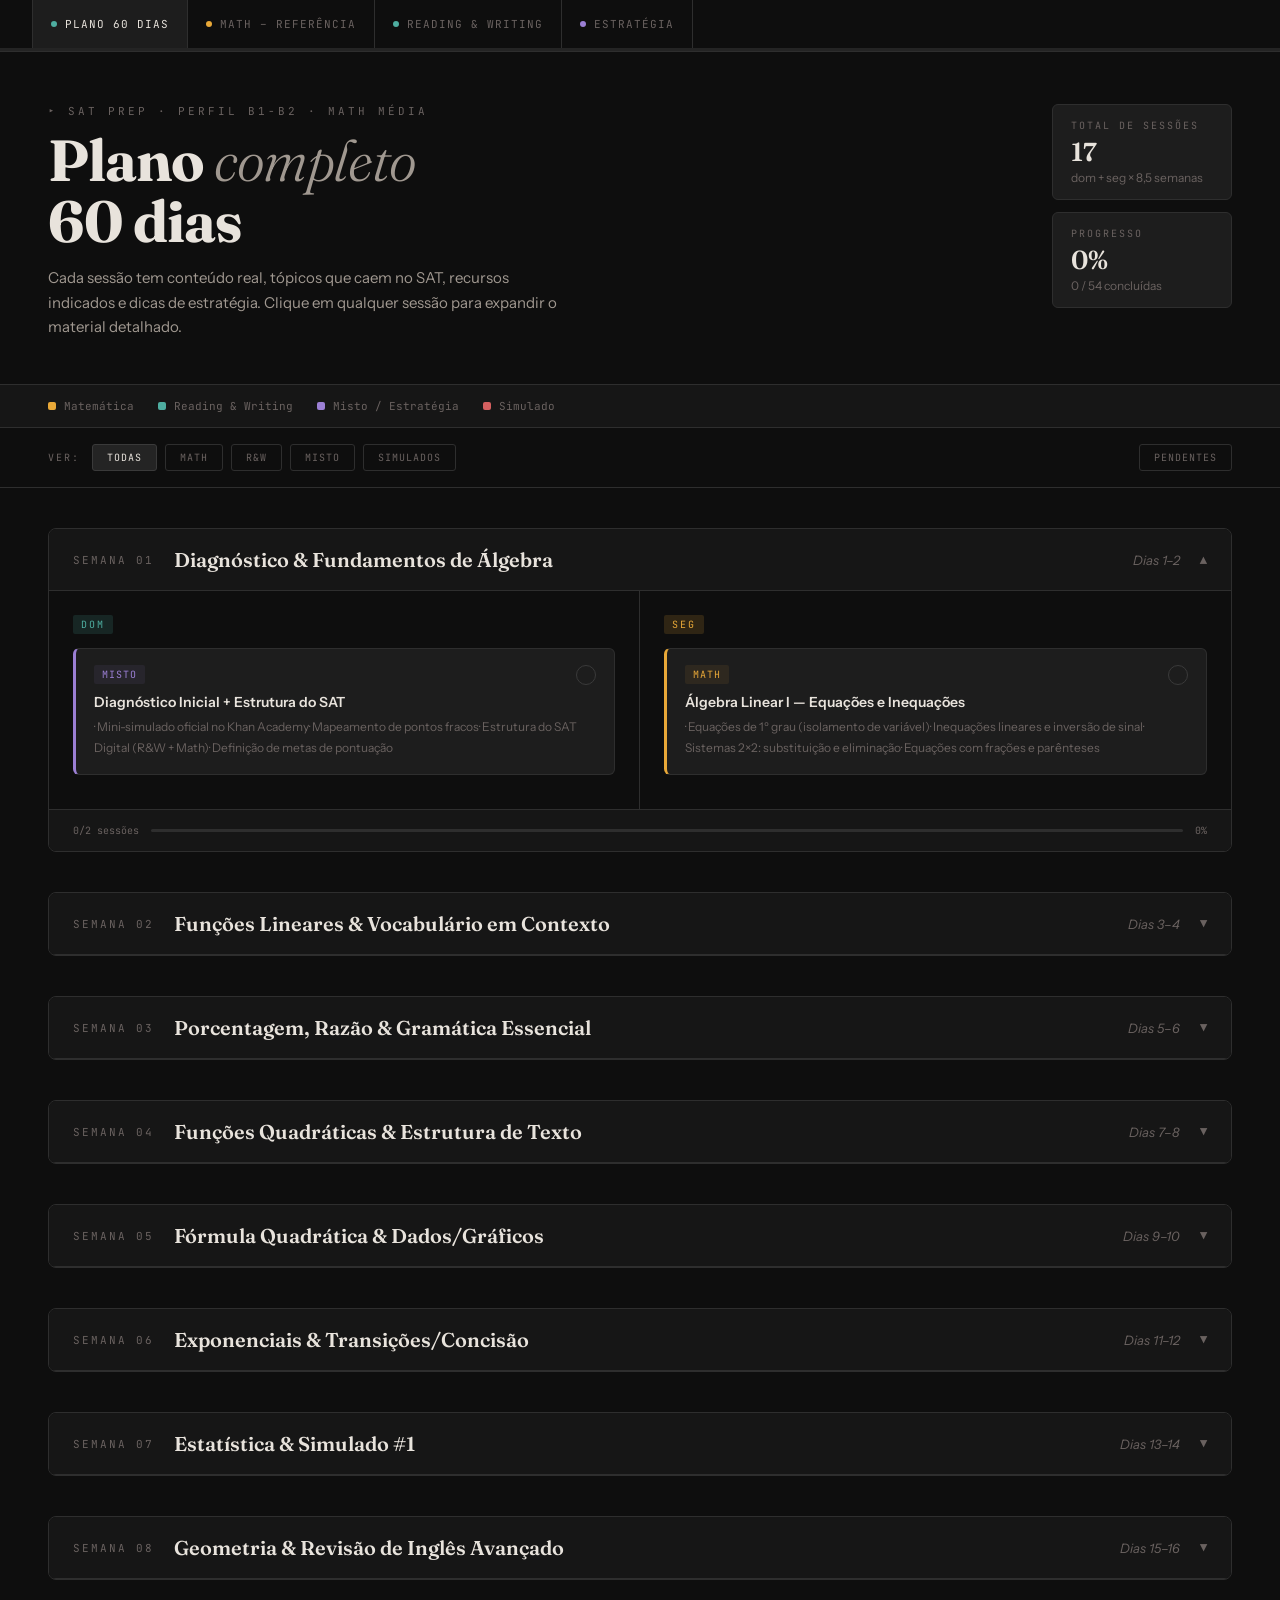
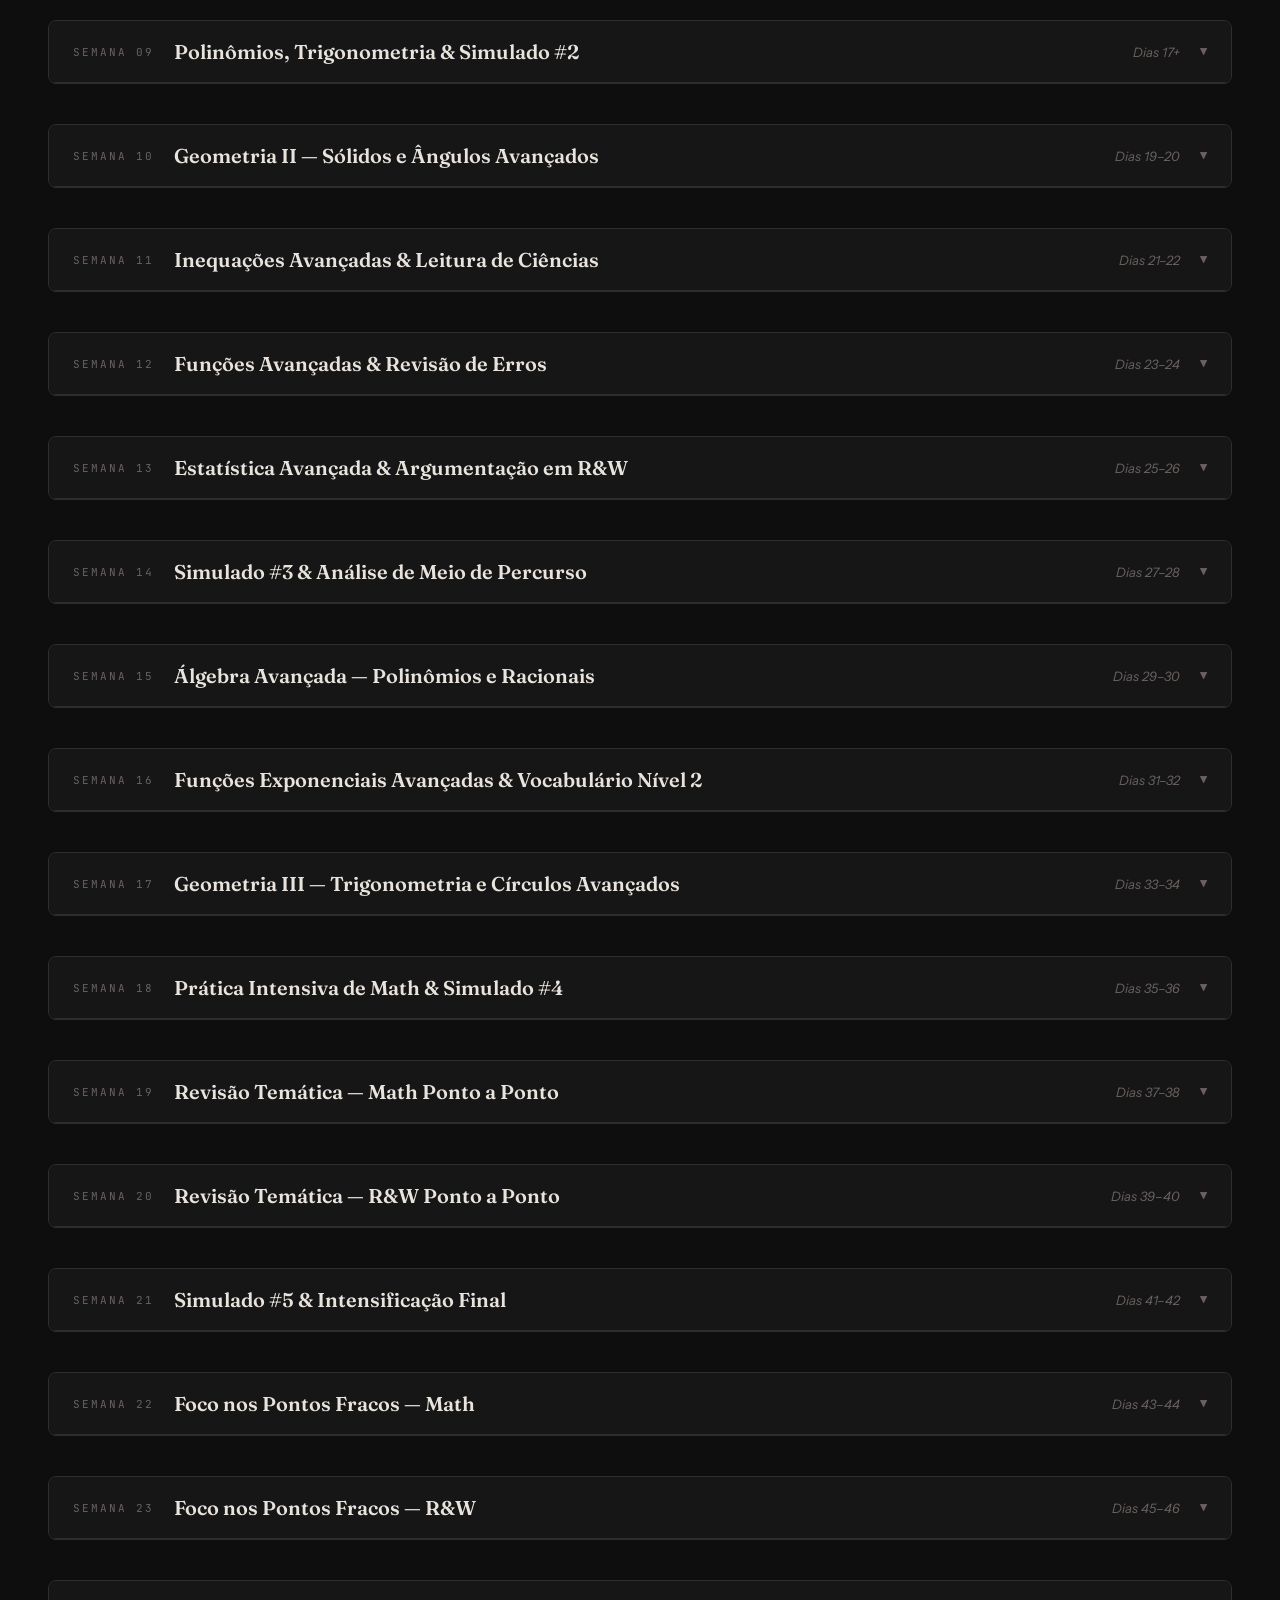
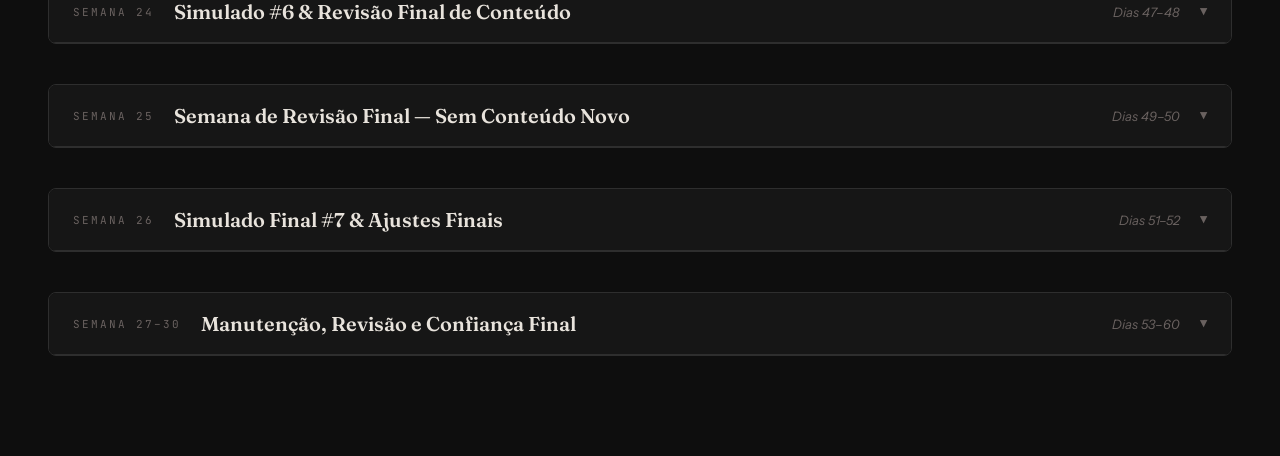
<file: index.html>
<!DOCTYPE html>
<html lang="pt-BR">
<head>
<meta charset="UTF-8">
<meta name="viewport" content="width=device-width, initial-scale=1.0">
<title>SAT – Plano 60 Dias</title>
<link href="https://fonts.googleapis.com/css2?family=Fraunces:ital,opsz,wght@0,9..144,300;0,9..144,600;0,9..144,700;1,9..144,300&family=JetBrains+Mono:wght@300;400;500&family=Instrument+Sans:wght@400;500;600&display=swap" rel="stylesheet">
<style>
:root {
  --bg: #0e0e0e;
  --s1: #161616;
  --s2: #1d1d1d;
  --s3: #242424;
  --border: #2e2e2e;
  --border2: #3a3a3a;
  --text: #e8e3dc;
  --text2: #a09890;
  --text3: #6a6260;
  --math: #e8a838;
  --rw: #4eada0;
  --strat: #9b7fd4;
  --sim: #d45f5f;
  --math-bg: rgba(232,168,56,0.08);
  --rw-bg: rgba(78,173,160,0.08);
  --strat-bg: rgba(155,127,212,0.08);
  --sim-bg: rgba(212,95,95,0.08);
}

* { margin: 0; padding: 0; box-sizing: border-box; }

body {
  background: var(--bg);
  color: var(--text);
  font-family: 'Instrument Sans', sans-serif;
  min-height: 100vh;
}

/* STICKY TOP */
.sticky-top {
  position: sticky;
  top: 0;
  z-index: 200;
  background: var(--bg);
  border-bottom: 1px solid var(--border);
}

.top-nav {
  display: flex;
  align-items: center;
  gap: 0;
  height: 48px;
  padding: 0 32px;
  overflow-x: auto;
  scrollbar-width: none;
}

.top-nav::-webkit-scrollbar { display: none; }

.top-tab {
  height: 100%;
  display: flex;
  align-items: center;
  padding: 0 18px;
  font-family: 'JetBrains Mono', monospace;
  font-size: 11px;
  letter-spacing: 1px;
  color: var(--text3);
  cursor: pointer;
  border-right: 1px solid var(--border);
  white-space: nowrap;
  transition: all .15s;
  user-select: none;
}

.top-tab:first-child { border-left: 1px solid var(--border); }
.top-tab:hover { color: var(--text2); background: var(--s1); }
.top-tab.active { color: var(--text); background: var(--s2); }
.top-tab .dot { width: 6px; height: 6px; border-radius: 50%; margin-right: 8px; flex-shrink: 0; }

.progress-row {
  height: 3px;
  background: var(--s3);
  position: relative;
}

.progress-fill-main {
  height: 100%;
  background: linear-gradient(90deg, var(--math), var(--rw), var(--strat));
  transition: width .4s;
}

/* HEADER */
header {
  padding: 52px 48px 44px;
  border-bottom: 1px solid var(--border);
  display: grid;
  grid-template-columns: 1fr auto;
  gap: 32px;
  align-items: start;
}

.header-left .eyebrow {
  font-family: 'JetBrains Mono', monospace;
  font-size: 11px;
  letter-spacing: 3px;
  color: var(--text3);
  text-transform: uppercase;
  margin-bottom: 12px;
}

header h1 {
  font-family: 'Fraunces', serif;
  font-size: clamp(32px, 5vw, 58px);
  font-weight: 700;
  line-height: 1.05;
  letter-spacing: -1px;
  color: var(--text);
}

header h1 em {
  font-style: italic;
  font-weight: 300;
  color: var(--text2);
}

.header-desc {
  margin-top: 14px;
  font-size: 15px;
  color: var(--text2);
  line-height: 1.65;
  max-width: 520px;
}

.header-stats {
  display: flex;
  flex-direction: column;
  gap: 12px;
  min-width: 180px;
}

.stat-box {
  background: var(--s2);
  border: 1px solid var(--border);
  border-radius: 6px;
  padding: 14px 18px;
}

.stat-label {
  font-family: 'JetBrains Mono', monospace;
  font-size: 10px;
  letter-spacing: 2px;
  color: var(--text3);
  text-transform: uppercase;
  margin-bottom: 4px;
}

.stat-val {
  font-family: 'Fraunces', serif;
  font-size: 26px;
  font-weight: 600;
  color: var(--text);
}

.stat-sub { font-size: 12px; color: var(--text3); margin-top: 2px; }

/* LEGEND */
.legend-bar {
  display: flex;
  align-items: center;
  gap: 24px;
  padding: 14px 48px;
  border-bottom: 1px solid var(--border);
  background: var(--s1);
  flex-wrap: wrap;
}

.leg {
  display: flex;
  align-items: center;
  gap: 8px;
  font-family: 'JetBrains Mono', monospace;
  font-size: 11px;
  color: var(--text3);
}

.leg-dot { width: 8px; height: 8px; border-radius: 2px; flex-shrink: 0; }

/* FILTERS */
.filter-bar {
  display: flex;
  gap: 8px;
  padding: 16px 48px;
  border-bottom: 1px solid var(--border);
  flex-wrap: wrap;
  align-items: center;
}

.fl { font-family: 'JetBrains Mono', monospace; font-size: 10px; color: var(--text3); letter-spacing: 2px; margin-right: 4px; }

.fbtn {
  border: 1px solid var(--border);
  background: none;
  color: var(--text3);
  font-family: 'JetBrains Mono', monospace;
  font-size: 10px;
  letter-spacing: 1px;
  padding: 6px 14px;
  border-radius: 3px;
  cursor: pointer;
  transition: all .15s;
  text-transform: uppercase;
}

.fbtn:hover { border-color: var(--border2); color: var(--text2); }
.fbtn.on { background: var(--s3); color: var(--text); border-color: var(--border2); }

/* MAIN PANELS */
.panel { display: none; }
.panel.active { display: block; }

/* ── WEEK GRID ── */
.weeks-wrap { padding: 40px 48px 60px; }

.week-block {
  margin-bottom: 40px;
  border: 1px solid var(--border);
  border-radius: 8px;
  overflow: hidden;
}

.week-header {
  display: flex;
  align-items: center;
  gap: 20px;
  padding: 18px 24px;
  background: var(--s1);
  border-bottom: 1px solid var(--border);
  cursor: pointer;
  user-select: none;
}

.week-num {
  font-family: 'JetBrains Mono', monospace;
  font-size: 11px;
  color: var(--text3);
  letter-spacing: 2px;
  text-transform: uppercase;
}

.week-title {
  font-family: 'Fraunces', serif;
  font-size: 20px;
  font-weight: 600;
  color: var(--text);
}

.week-subtitle {
  font-size: 13px;
  color: var(--text3);
  margin-left: auto;
  font-style: italic;
}

.week-toggle {
  font-family: 'JetBrains Mono', monospace;
  font-size: 12px;
  color: var(--text3);
  transition: transform .2s;
}

.week-block.open .week-toggle { transform: rotate(180deg); }

.week-body { display: none; }
.week-block.open .week-body { display: block; }

.sessions-row {
  display: grid;
  grid-template-columns: 1fr 1fr;
  gap: 0;
}

.session-col {
  padding: 24px;
  border-right: 1px solid var(--border);
}

.session-col:last-child { border-right: none; }

.sc-label {
  font-family: 'JetBrains Mono', monospace;
  font-size: 10px;
  letter-spacing: 2px;
  color: var(--text3);
  text-transform: uppercase;
  margin-bottom: 14px;
  display: flex;
  align-items: center;
  gap: 8px;
}

.sc-day-badge {
  padding: 3px 8px;
  border-radius: 2px;
  font-size: 10px;
}

.badge-dom { background: rgba(78,173,160,0.15); color: var(--rw); }
.badge-seg { background: rgba(232,168,56,0.15); color: var(--math); }

/* SESSION CARD inside column */
.sess {
  background: var(--s2);
  border: 1px solid var(--border);
  border-radius: 6px;
  padding: 16px 18px;
  margin-bottom: 10px;
  position: relative;
  border-left: 3px solid transparent;
  cursor: pointer;
  transition: border-color .15s, background .15s;
}

.sess:hover { background: var(--s3); }
.sess.done { opacity: 0.45; }
.sess.done .sess-title { text-decoration: line-through; text-decoration-color: var(--text3); }

.sess.type-math { border-left-color: var(--math); }
.sess.type-rw   { border-left-color: var(--rw); }
.sess.type-strat { border-left-color: var(--strat); }
.sess.type-sim  { border-left-color: var(--sim); }

.sess-top { display: flex; justify-content: space-between; align-items: flex-start; margin-bottom: 8px; }

.type-tag {
  font-family: 'JetBrains Mono', monospace;
  font-size: 10px;
  letter-spacing: 1px;
  padding: 3px 8px;
  border-radius: 2px;
  text-transform: uppercase;
}

.tt-math  { background: var(--math-bg);  color: var(--math); }
.tt-rw    { background: var(--rw-bg);    color: var(--rw); }
.tt-strat { background: var(--strat-bg); color: var(--strat); }
.tt-sim   { background: var(--sim-bg);   color: var(--sim); }

.sess-check {
  width: 20px; height: 20px;
  border: 1px solid var(--border2);
  border-radius: 50%;
  display: flex; align-items: center; justify-content: center;
  font-size: 10px;
  color: transparent;
  flex-shrink: 0;
  transition: all .15s;
  cursor: pointer;
}

.sess.done .sess-check { background: var(--rw); border-color: var(--rw); color: #0e0e0e; }

.sess-title {
  font-size: 14px;
  font-weight: 600;
  color: var(--text);
  margin-bottom: 6px;
  line-height: 1.3;
}

.sess-topics {
  font-size: 12px;
  color: var(--text3);
  line-height: 1.7;
}

.sess-topics .t-item::before { content: '· '; }

.sess-expand { display: none; margin-top: 14px; padding-top: 12px; border-top: 1px solid var(--border); }
.sess.expanded .sess-expand { display: block; }

.expand-section { margin-bottom: 12px; }
.expand-label {
  font-family: 'JetBrains Mono', monospace;
  font-size: 10px;
  color: var(--text3);
  letter-spacing: 2px;
  text-transform: uppercase;
  margin-bottom: 6px;
}

.expand-content {
  font-size: 13px;
  color: var(--text2);
  line-height: 1.7;
}

.expand-content ul { padding-left: 14px; }
.expand-content li { margin-bottom: 3px; }

.expand-resource {
  display: inline-flex;
  align-items: center;
  gap: 6px;
  background: var(--s3);
  border: 1px solid var(--border);
  border-radius: 3px;
  padding: 4px 10px;
  font-family: 'JetBrains Mono', monospace;
  font-size: 11px;
  color: var(--text2);
  margin: 3px 3px 3px 0;
}

.tip-box {
  background: var(--s1);
  border-left: 2px solid var(--strat);
  padding: 10px 14px;
  border-radius: 0 4px 4px 0;
  font-size: 12px;
  color: var(--text2);
  line-height: 1.6;
  margin-top: 8px;
}

/* WEEK FOOTER */
.week-footer {
  padding: 14px 24px;
  border-top: 1px solid var(--border);
  background: var(--s1);
  display: flex;
  align-items: center;
  gap: 12px;
}

.wf-prog-track {
  flex: 1;
  height: 3px;
  background: var(--border);
  border-radius: 2px;
  overflow: hidden;
}

.wf-prog-fill {
  height: 100%;
  background: var(--rw);
  border-radius: 2px;
  transition: width .3s;
}

.wf-label {
  font-family: 'JetBrains Mono', monospace;
  font-size: 10px;
  color: var(--text3);
  white-space: nowrap;
}

/* ── REFERENCE PANEL ── */
.ref-wrap { padding: 40px 48px 60px; }

.ref-grid {
  display: grid;
  grid-template-columns: repeat(auto-fill, minmax(320px, 1fr));
  gap: 16px;
  margin-bottom: 40px;
}

.ref-card {
  background: var(--s1);
  border: 1px solid var(--border);
  border-radius: 8px;
  overflow: hidden;
}

.ref-card-header {
  padding: 14px 18px;
  border-bottom: 1px solid var(--border);
  display: flex;
  align-items: center;
  gap: 10px;
}

.ref-card-icon {
  width: 28px; height: 28px;
  border-radius: 6px;
  display: flex; align-items: center; justify-content: center;
  font-size: 13px;
  flex-shrink: 0;
}

.ref-card-title {
  font-family: 'Fraunces', serif;
  font-size: 16px;
  font-weight: 600;
  color: var(--text);
}

.ref-card-sub {
  font-family: 'JetBrains Mono', monospace;
  font-size: 10px;
  color: var(--text3);
  margin-left: auto;
  letter-spacing: 1px;
}

.ref-card-body { padding: 16px 18px; }

.ref-item {
  display: flex;
  align-items: flex-start;
  gap: 10px;
  padding: 8px 0;
  border-bottom: 1px solid var(--border);
  cursor: pointer;
}

.ref-item:last-child { border-bottom: none; }
.ref-item:hover .ref-item-title { color: var(--text); }

.ref-item-idx {
  font-family: 'JetBrains Mono', monospace;
  font-size: 11px;
  color: var(--text3);
  min-width: 24px;
  padding-top: 1px;
}

.ref-item-title {
  font-size: 13px;
  font-weight: 600;
  color: var(--text2);
  transition: color .15s;
  margin-bottom: 2px;
}

.ref-item-desc {
  font-size: 12px;
  color: var(--text3);
  line-height: 1.5;
}

.ref-item-check {
  margin-left: auto;
  width: 18px; height: 18px;
  border: 1px solid var(--border);
  border-radius: 50%;
  display: flex; align-items: center; justify-content: center;
  font-size: 9px;
  color: transparent;
  flex-shrink: 0;
  cursor: pointer;
  transition: all .15s;
}

.ref-item.checked .ref-item-check { background: var(--rw); border-color: var(--rw); color: #0e0e0e; }
.ref-item.checked .ref-item-title { text-decoration: line-through; color: var(--text3); }

/* VOCAB TABLE */
.vocab-table {
  width: 100%;
  border-collapse: collapse;
  font-size: 13px;
  margin-top: 8px;
}

.vocab-table th {
  font-family: 'JetBrains Mono', monospace;
  font-size: 10px;
  letter-spacing: 2px;
  color: var(--text3);
  text-transform: uppercase;
  text-align: left;
  padding: 8px 10px;
  border-bottom: 1px solid var(--border);
}

.vocab-table td {
  padding: 8px 10px;
  border-bottom: 1px solid var(--border);
  color: var(--text2);
  vertical-align: top;
}

.vocab-table td:first-child { color: var(--text); font-weight: 600; }
.vocab-table tr:last-child td { border-bottom: none; }
.vocab-table tr:hover td { background: var(--s2); }

/* FORMULA GRID */
.formula-grid {
  display: grid;
  grid-template-columns: repeat(auto-fill, minmax(200px, 1fr));
  gap: 10px;
  margin-top: 8px;
}

.formula-card {
  background: var(--s2);
  border: 1px solid var(--border);
  border-radius: 6px;
  padding: 14px;
}

.formula-name {
  font-family: 'JetBrains Mono', monospace;
  font-size: 11px;
  color: var(--text3);
  letter-spacing: 1px;
  margin-bottom: 6px;
  text-transform: uppercase;
}

.formula-eq {
  font-family: 'JetBrains Mono', monospace;
  font-size: 15px;
  color: var(--math);
  margin-bottom: 4px;
}

.formula-note { font-size: 12px; color: var(--text3); line-height: 1.5; }

/* GRAMMAR RULES */
.grammar-list { margin-top: 8px; }

.grammar-item {
  background: var(--s2);
  border: 1px solid var(--border);
  border-radius: 6px;
  padding: 14px 16px;
  margin-bottom: 8px;
}

.grammar-rule {
  font-size: 13px;
  font-weight: 600;
  color: var(--text);
  margin-bottom: 4px;
}

.grammar-ex {
  font-size: 12px;
  color: var(--text3);
  font-style: italic;
  line-height: 1.6;
}

.grammar-ex span { color: var(--rw); font-style: normal; }

/* ── STRATEGY PANEL ── */
.strat-wrap { padding: 40px 48px 60px; }

.strat-section { margin-bottom: 40px; }

.strat-h2 {
  font-family: 'Fraunces', serif;
  font-size: 24px;
  font-weight: 700;
  color: var(--text);
  margin-bottom: 4px;
  padding-bottom: 12px;
  border-bottom: 1px solid var(--border);
}

.strat-grid {
  display: grid;
  grid-template-columns: repeat(auto-fill, minmax(260px, 1fr));
  gap: 12px;
  margin-top: 16px;
}

.strat-card {
  background: var(--s1);
  border: 1px solid var(--border);
  border-radius: 6px;
  padding: 18px;
}

.strat-card-num {
  font-family: 'Fraunces', serif;
  font-size: 36px;
  font-weight: 700;
  color: var(--border2);
  line-height: 1;
  margin-bottom: 8px;
}

.strat-card-title {
  font-size: 14px;
  font-weight: 600;
  color: var(--text);
  margin-bottom: 6px;
}

.strat-card-text { font-size: 13px; color: var(--text3); line-height: 1.65; }

.timing-grid {
  display: grid;
  grid-template-columns: repeat(auto-fill, minmax(200px, 1fr));
  gap: 10px;
  margin-top: 16px;
}

.timing-card {
  background: var(--s2);
  border: 1px solid var(--border);
  border-radius: 6px;
  padding: 14px 16px;
}

.timing-label {
  font-family: 'JetBrains Mono', monospace;
  font-size: 10px;
  color: var(--text3);
  letter-spacing: 2px;
  margin-bottom: 6px;
  text-transform: uppercase;
}

.timing-val {
  font-family: 'Fraunces', serif;
  font-size: 26px;
  font-weight: 600;
  line-height: 1;
  margin-bottom: 4px;
}

.timing-note { font-size: 12px; color: var(--text3); }

/* RESPONSIVE */
@media(max-width:700px){
  header { grid-template-columns: 1fr; padding: 32px 24px 28px; }
  .header-stats { flex-direction: row; flex-wrap: wrap; }
  .weeks-wrap, .ref-wrap, .strat-wrap { padding: 24px 20px 40px; }
  .legend-bar, .filter-bar { padding-left: 20px; padding-right: 20px; }
  .sessions-row { grid-template-columns: 1fr; }
  .session-col { border-right: none; border-bottom: 1px solid var(--border); }
  .session-col:last-child { border-bottom: none; }
}
</style>
</head>
<body>

<!-- STICKY NAV -->
<div class="sticky-top">
  <div class="top-nav">
    <div class="top-tab active" onclick="showPanel('weeks')"><span class="dot" style="background:var(--rw)"></span>PLANO 60 DIAS</div>
    <div class="top-tab" onclick="showPanel('math-ref')"><span class="dot" style="background:var(--math)"></span>MATH – REFERÊNCIA</div>
    <div class="top-tab" onclick="showPanel('rw-ref')"><span class="dot" style="background:var(--rw)"></span>READING & WRITING</div>
    <div class="top-tab" onclick="showPanel('strategy')"><span class="dot" style="background:var(--strat)"></span>ESTRATÉGIA</div>
  </div>
  <div class="progress-row">
    <div class="progress-fill-main" id="main-progress" style="width:0%"></div>
  </div>
</div>

<!-- HEADER -->
<header>
  <div class="header-left">
    <div class="eyebrow">▸ SAT Prep · Perfil B1-B2 · Math Média</div>
    <h1>Plano <em>completo</em><br>60 dias</h1>
    <p class="header-desc">Cada sessão tem conteúdo real, tópicos que caem no SAT, recursos indicados e dicas de estratégia. Clique em qualquer sessão para expandir o material detalhado.</p>
  </div>
  <div class="header-stats">
    <div class="stat-box">
      <div class="stat-label">Total de sessões</div>
      <div class="stat-val">17</div>
      <div class="stat-sub">dom + seg × 8,5 semanas</div>
    </div>
    <div class="stat-box">
      <div class="stat-label">Progresso</div>
      <div class="stat-val" id="main-pct-display">0%</div>
      <div class="stat-sub" id="main-count-display">0 / 17 concluídas</div>
    </div>
  </div>
</header>

<!-- LEGEND -->
<div class="legend-bar">
  <div class="leg"><div class="leg-dot" style="background:var(--math)"></div>Matemática</div>
  <div class="leg"><div class="leg-dot" style="background:var(--rw)"></div>Reading & Writing</div>
  <div class="leg"><div class="leg-dot" style="background:var(--strat)"></div>Misto / Estratégia</div>
  <div class="leg"><div class="leg-dot" style="background:var(--sim)"></div>Simulado</div>
</div>

<!-- FILTERS -->
<div class="filter-bar">
  <span class="fl">VER:</span>
  <button class="fbtn on" onclick="setFilter('all',this)">Todas</button>
  <button class="fbtn" onclick="setFilter('math',this)">Math</button>
  <button class="fbtn" onclick="setFilter('rw',this)">R&W</button>
  <button class="fbtn" onclick="setFilter('strat',this)">Misto</button>
  <button class="fbtn" onclick="setFilter('sim',this)">Simulados</button>
  <button class="fbtn" onclick="setFilter('pending',this)" style="margin-left:auto">Pendentes</button>
</div>

<!-- ══════════ PANEL: PLANO ══════════ -->
<div class="panel active" id="panel-weeks">
<div class="weeks-wrap" id="weeks-container"></div>
</div>

<!-- ══════════ PANEL: MATH REF ══════════ -->
<div class="panel" id="panel-math-ref">
<div class="ref-wrap">

  <div style="margin-bottom:32px">
    <div style="font-family:'Fraunces',serif;font-size:32px;font-weight:700;margin-bottom:8px">Matemática — <span style="color:var(--math)">Referência Completa</span></div>
    <div style="font-size:14px;color:var(--text3)">Todos os tópicos que caem no SAT Math, com fórmulas, exemplos e dicas. Marque o que já domina.</div>
  </div>

  <!-- FÓRMULAS ESSENCIAIS -->
  <div style="margin-bottom:36px">
    <div style="font-family:'Fraunces',serif;font-size:20px;font-weight:600;color:var(--text);margin-bottom:16px;padding-bottom:10px;border-bottom:1px solid var(--border)">Fórmulas Essenciais</div>
    <div class="formula-grid">
      <div class="formula-card"><div class="formula-name">Linha Reta</div><div class="formula-eq">y = mx + b</div><div class="formula-note">m = inclinação, b = intercepto y</div></div>
      <div class="formula-card"><div class="formula-name">Inclinação</div><div class="formula-eq">m = (y₂−y₁)/(x₂−x₁)</div><div class="formula-note">Entre dois pontos</div></div>
      <div class="formula-card"><div class="formula-name">Fórmula Quadrática</div><div class="formula-eq">x = (−b ± √(b²−4ac)) / 2a</div><div class="formula-note">ax² + bx + c = 0</div></div>
      <div class="formula-card"><div class="formula-name">Discriminante</div><div class="formula-eq">Δ = b² − 4ac</div><div class="formula-note">Δ>0 duas raízes | Δ=0 uma | Δ<0 nenhuma</div></div>
      <div class="formula-card"><div class="formula-name">Vértice da Parábola</div><div class="formula-eq">x = −b / 2a</div><div class="formula-note">Forma vertex: a(x−h)² + k</div></div>
      <div class="formula-card"><div class="formula-name">Distância</div><div class="formula-eq">d = √((x₂−x₁)² + (y₂−y₁)²)</div><div class="formula-note">Entre dois pontos</div></div>
      <div class="formula-card"><div class="formula-name">Ponto Médio</div><div class="formula-eq">M = ((x₁+x₂)/2, (y₁+y₂)/2)</div><div class="formula-note">Média das coordenadas</div></div>
      <div class="formula-card"><div class="formula-name">Círculo</div><div class="formula-eq">(x−h)² + (y−k)² = r²</div><div class="formula-note">Centro (h,k), raio r</div></div>
      <div class="formula-card"><div class="formula-name">Área – Triângulo</div><div class="formula-eq">A = (base × altura) / 2</div><div class="formula-note">Qualquer triângulo</div></div>
      <div class="formula-card"><div class="formula-name">Pitágoras</div><div class="formula-eq">a² + b² = c²</div><div class="formula-note">c = hipotenusa</div></div>
      <div class="formula-card"><div class="formula-name">Triângulos Especiais</div><div class="formula-eq">30-60-90: 1 : √3 : 2</div><div class="formula-note">45-45-90: 1 : 1 : √2</div></div>
      <div class="formula-card"><div class="formula-name">Circunferência</div><div class="formula-eq">C = 2πr</div><div class="formula-note">Área: A = πr²</div></div>
      <div class="formula-card"><div class="formula-name">Volume – Cilindro</div><div class="formula-eq">V = πr²h</div><div class="formula-note">Cone: V = πr²h/3</div></div>
      <div class="formula-card"><div class="formula-name">Volume – Esfera</div><div class="formula-eq">V = (4/3)πr³</div><div class="formula-note">Fornecida no SAT</div></div>
      <div class="formula-card"><div class="formula-name">Porcentagem</div><div class="formula-eq">% = (parte/total) × 100</div><div class="formula-note">Variação: (novo−ant)/ant × 100</div></div>
      <div class="formula-card"><div class="formula-name">Juros Compostos</div><div class="formula-eq">A = P(1 + r/n)^(nt)</div><div class="formula-note">Muito cobrado no SAT!</div></div>
      <div class="formula-card"><div class="formula-name">Média</div><div class="formula-eq">x̄ = Σx / n</div><div class="formula-note">Soma ÷ quantidade</div></div>
      <div class="formula-card"><div class="formula-name">Probabilidade</div><div class="formula-eq">P = favoráveis / total</div><div class="formula-note">P(A e B) = P(A)×P(B) se independ.</div></div>
      <div class="formula-card"><div class="formula-name">Sin / Cos / Tan</div><div class="formula-eq">SOH · CAH · TOA</div><div class="formula-note">sin=op/hip | cos=adj/hip | tan=op/adj</div></div>
      <div class="formula-card"><div class="formula-name">Exp. Crescimento</div><div class="formula-eq">f(x) = a · b^x</div><div class="formula-note">b>1 cresc. | 0<b<1 decresc.</div></div>
    </div>
  </div>

  <!-- TÓPICOS CHECKLIST -->
  <div style="margin-bottom:36px">
    <div style="font-family:'Fraunces',serif;font-size:20px;font-weight:600;color:var(--text);margin-bottom:16px;padding-bottom:10px;border-bottom:1px solid var(--border)">Todos os Tópicos — marque o que domina</div>
    <div class="ref-grid">

      <div class="ref-card">
        <div class="ref-card-header">
          <div class="ref-card-icon" style="background:var(--math-bg)">📐</div>
          <span class="ref-card-title">Álgebra Linear</span>
          <span class="ref-card-sub">~30% do Math</span>
        </div>
        <div class="ref-card-body">
          <div class="ref-item" onclick="toggleRef(this)"><span class="ref-item-idx">01</span><div><div class="ref-item-title">Equações de 1º grau</div><div class="ref-item-desc">Isolar variável, membros opostos, verificação</div></div><div class="ref-item-check">✓</div></div>
          <div class="ref-item" onclick="toggleRef(this)"><span class="ref-item-idx">02</span><div><div class="ref-item-title">Inequações lineares</div><div class="ref-item-desc">Inversão do sinal ao dividir/multiplicar por negativo</div></div><div class="ref-item-check">✓</div></div>
          <div class="ref-item" onclick="toggleRef(this)"><span class="ref-item-idx">03</span><div><div class="ref-item-title">Sistemas de equações 2×2</div><div class="ref-item-desc">Substituição, eliminação, número de soluções</div></div><div class="ref-item-check">✓</div></div>
          <div class="ref-item" onclick="toggleRef(this)"><span class="ref-item-idx">04</span><div><div class="ref-item-title">Funções lineares e gráficos</div><div class="ref-item-desc">Inclinação, interceptos, forma slope-intercept e standard</div></div><div class="ref-item-check">✓</div></div>
          <div class="ref-item" onclick="toggleRef(this)"><span class="ref-item-idx">05</span><div><div class="ref-item-title">Word problems lineares</div><div class="ref-item-desc">Taxa, distância, mistura, idades — montar a equação</div></div><div class="ref-item-check">✓</div></div>
          <div class="ref-item" onclick="toggleRef(this)"><span class="ref-item-idx">06</span><div><div class="ref-item-title">Razão e proporção</div><div class="ref-item-desc">Regra de três, taxas unitárias, escala</div></div><div class="ref-item-check">✓</div></div>
          <div class="ref-item" onclick="toggleRef(this)"><span class="ref-item-idx">07</span><div><div class="ref-item-title">Percentagem</div><div class="ref-item-desc">Aumento/redução, variação percentual, porcentagem de porcentagem</div></div><div class="ref-item-check">✓</div></div>
        </div>
      </div>

      <div class="ref-card">
        <div class="ref-card-header">
          <div class="ref-card-icon" style="background:var(--math-bg)">🔢</div>
          <span class="ref-card-title">Funções Avançadas</span>
          <span class="ref-card-sub">~28% do Math</span>
        </div>
        <div class="ref-card-body">
          <div class="ref-item" onclick="toggleRef(this)"><span class="ref-item-idx">01</span><div><div class="ref-item-title">Funções quadráticas</div><div class="ref-item-desc">Parábolas, zeros, vértice, forma standard e vertex</div></div><div class="ref-item-check">✓</div></div>
          <div class="ref-item" onclick="toggleRef(this)"><span class="ref-item-idx">02</span><div><div class="ref-item-title">Fatoração</div><div class="ref-item-desc">Fator comum, diferença de quadrados, trinômio ax²+bx+c</div></div><div class="ref-item-check">✓</div></div>
          <div class="ref-item" onclick="toggleRef(this)"><span class="ref-item-idx">03</span><div><div class="ref-item-title">Completar o quadrado</div><div class="ref-item-desc">Transformar standard → vertex form</div></div><div class="ref-item-check">✓</div></div>
          <div class="ref-item" onclick="toggleRef(this)"><span class="ref-item-idx">04</span><div><div class="ref-item-title">Funções exponenciais</div><div class="ref-item-desc">Crescimento, decaimento, juros compostos</div></div><div class="ref-item-check">✓</div></div>
          <div class="ref-item" onclick="toggleRef(this)"><span class="ref-item-idx">05</span><div><div class="ref-item-title">Expoentes e radicais</div><div class="ref-item-desc">Propriedades, potências fracionárias, simplificação</div></div><div class="ref-item-check">✓</div></div>
          <div class="ref-item" onclick="toggleRef(this)"><span class="ref-item-idx">06</span><div><div class="ref-item-title">Notação funcional f(x)</div><div class="ref-item-desc">Avaliação, composição, inversas, transformações</div></div><div class="ref-item-check">✓</div></div>
          <div class="ref-item" onclick="toggleRef(this)"><span class="ref-item-idx">07</span><div><div class="ref-item-title">Polinômios</div><div class="ref-item-desc">Divisão, teorema do resto, zeros de polinômios</div></div><div class="ref-item-check">✓</div></div>
          <div class="ref-item" onclick="toggleRef(this)"><span class="ref-item-idx">08</span><div><div class="ref-item-title">Equações racionais</div><div class="ref-item-desc">MDC, restrições de domínio, simplificação</div></div><div class="ref-item-check">✓</div></div>
        </div>
      </div>

      <div class="ref-card">
        <div class="ref-card-header">
          <div class="ref-card-icon" style="background:var(--math-bg)">📊</div>
          <span class="ref-card-title">Estatística & Dados</span>
          <span class="ref-card-sub">~15% do Math</span>
        </div>
        <div class="ref-card-body">
          <div class="ref-item" onclick="toggleRef(this)"><span class="ref-item-idx">01</span><div><div class="ref-item-title">Média, mediana, moda, amplitude</div><div class="ref-item-desc">Cálculo e interpretação em contextos do SAT</div></div><div class="ref-item-check">✓</div></div>
          <div class="ref-item" onclick="toggleRef(this)"><span class="ref-item-idx">02</span><div><div class="ref-item-title">Desvio padrão (conceitual)</div><div class="ref-item-desc">SAT não pede cálculo — pede interpretação de "spread"</div></div><div class="ref-item-check">✓</div></div>
          <div class="ref-item" onclick="toggleRef(this)"><span class="ref-item-idx">03</span><div><div class="ref-item-title">Gráficos e tabelas</div><div class="ref-item-desc">Bar, line, scatter, box plot, two-way table</div></div><div class="ref-item-check">✓</div></div>
          <div class="ref-item" onclick="toggleRef(this)"><span class="ref-item-idx">04</span><div><div class="ref-item-title">Probabilidade</div><div class="ref-item-desc">Básica, condicional, eventos independentes</div></div><div class="ref-item-check">✓</div></div>
          <div class="ref-item" onclick="toggleRef(this)"><span class="ref-item-idx">05</span><div><div class="ref-item-title">Amostras e inferência</div><div class="ref-item-desc">Random sampling, margem de erro, viés</div></div><div class="ref-item-check">✓</div></div>
          <div class="ref-item" onclick="toggleRef(this)"><span class="ref-item-idx">06</span><div><div class="ref-item-title">Correlação vs. causalidade</div><div class="ref-item-desc">Associação não implica causa — armadilha frequente</div></div><div class="ref-item-check">✓</div></div>
        </div>
      </div>

      <div class="ref-card">
        <div class="ref-card-header">
          <div class="ref-card-icon" style="background:var(--math-bg)">📏</div>
          <span class="ref-card-title">Geometria & Trig</span>
          <span class="ref-card-sub">~13% do Math</span>
        </div>
        <div class="ref-card-body">
          <div class="ref-item" onclick="toggleRef(this)"><span class="ref-item-idx">01</span><div><div class="ref-item-title">Ângulos e transversais</div><div class="ref-item-desc">Alternos, correspondentes, suplementares, vértice oposto</div></div><div class="ref-item-check">✓</div></div>
          <div class="ref-item" onclick="toggleRef(this)"><span class="ref-item-idx">02</span><div><div class="ref-item-title">Triângulos — área e congruência</div><div class="ref-item-desc">SSS, SAS, ASA; soma dos ângulos = 180°</div></div><div class="ref-item-check">✓</div></div>
          <div class="ref-item" onclick="toggleRef(this)"><span class="ref-item-idx">03</span><div><div class="ref-item-title">Triângulos semelhantes</div><div class="ref-item-desc">Razão de semelhança, proporcionalidade dos lados</div></div><div class="ref-item-check">✓</div></div>
          <div class="ref-item" onclick="toggleRef(this)"><span class="ref-item-idx">04</span><div><div class="ref-item-title">Círculos</div><div class="ref-item-desc">Arcos, setores, ângulos inscritos, tangentes</div></div><div class="ref-item-check">✓</div></div>
          <div class="ref-item" onclick="toggleRef(this)"><span class="ref-item-idx">05</span><div><div class="ref-item-title">Geometria analítica</div><div class="ref-item-desc">Equação da reta, distância, círculo no plano</div></div><div class="ref-item-check">✓</div></div>
          <div class="ref-item" onclick="toggleRef(this)"><span class="ref-item-idx">06</span><div><div class="ref-item-title">Sólidos geométricos</div><div class="ref-item-desc">Volume e área superficial: cubo, cilindro, cone, esfera, prisma</div></div><div class="ref-item-check">✓</div></div>
          <div class="ref-item" onclick="toggleRef(this)"><span class="ref-item-idx">07</span><div><div class="ref-item-title">Trigonometria básica</div><div class="ref-item-desc">sin, cos, tan; identidade sin²+cos²=1; ângulos no círculo</div></div><div class="ref-item-check">✓</div></div>
        </div>
      </div>

    </div>
  </div>

</div>
</div>

<!-- ══════════ PANEL: R&W REF ══════════ -->
<div class="panel" id="panel-rw-ref">
<div class="ref-wrap">

  <div style="margin-bottom:32px">
    <div style="font-family:'Fraunces',serif;font-size:32px;font-weight:700;margin-bottom:8px">Reading & Writing — <span style="color:var(--rw)">Referência Completa</span></div>
    <div style="font-size:14px;color:var(--text3)">Gramática, vocabulário, tipos de questão e estratégias para o módulo R&W do SAT.</div>
  </div>

  <!-- VOCABULÁRIO -->
  <div style="margin-bottom:36px">
    <div style="font-family:'Fraunces',serif;font-size:20px;font-weight:600;color:var(--text);margin-bottom:16px;padding-bottom:10px;border-bottom:1px solid var(--border)">Vocabulário Essencial para o SAT</div>
    <table class="vocab-table">
      <thead><tr><th>Palavra</th><th>Significado</th><th>Exemplo de uso SAT</th></tr></thead>
      <tbody>
        <tr><td>Ambiguous</td><td>Ambíguo, com duplo sentido</td><td>"The author's tone is ambiguous — neither clearly positive nor negative."</td></tr>
        <tr><td>Assert</td><td>Afirmar, declarar com confiança</td><td>"The researcher asserts that the data supports the hypothesis."</td></tr>
        <tr><td>Concede</td><td>Admitir, ceder um ponto</td><td>"While conceding that costs are high, the author argues the benefits outweigh them."</td></tr>
        <tr><td>Contentious</td><td>Controverso, gerador de debate</td><td>"Climate policy remains a contentious topic in politics."</td></tr>
        <tr><td>Corroborate</td><td>Corroborar, confirmar</td><td>"The second study corroborates the findings of the first."</td></tr>
        <tr><td>Disparity</td><td>Disparidade, diferença grande</td><td>"The disparity in test scores between schools is alarming."</td></tr>
        <tr><td>Erroneous</td><td>Errado, equivocado</td><td>"The report was based on erroneous assumptions."</td></tr>
        <tr><td>Exemplify</td><td>Exemplificar, ilustrar</td><td>"This case exemplifies the challenges of urban planning."</td></tr>
        <tr><td>Facile</td><td>Superficial, simplista demais</td><td>"A facile solution to such a complex problem is unlikely to succeed."</td></tr>
        <tr><td>Implicate</td><td>Implicar, envolver indiretamente</td><td>"New evidence implicates a third factor in the disease's spread."</td></tr>
        <tr><td>Nuanced</td><td>Matizado, com sutilezas</td><td>"A nuanced argument considers both benefits and drawbacks."</td></tr>
        <tr><td>Paradox</td><td>Paradoxo, contradição aparente</td><td>"It is a paradox that the treatment causes the very symptoms it aims to cure."</td></tr>
        <tr><td>Pervasive</td><td>Difundido, generalizado</td><td>"Misinformation has become pervasive on social media."</td></tr>
        <tr><td>Refute</td><td>Refutar, provar que está errado</td><td>"The study refutes the previous claim about caffeine's effects."</td></tr>
        <tr><td>Substantiate</td><td>Comprovar, fundamentar</td><td>"The author substantiates her argument with three case studies."</td></tr>
        <tr><td>Succumb</td><td>Ceder, render-se</td><td>"Despite resistance, she succumbed to pressure and agreed."</td></tr>
        <tr><td>Superfluous</td><td>Supérfluo, desnecessário</td><td>"Cut superfluous details to make your argument more concise."</td></tr>
        <tr><td>Tenuous</td><td>Tênue, fraco, frágil</td><td>"The connection between the two events is tenuous at best."</td></tr>
        <tr><td>Undermine</td><td>Minar, enfraquecer</td><td>"The new data undermines the original hypothesis."</td></tr>
        <tr><td>Wary</td><td>Cauteloso, desconfiante</td><td>"Consumers remain wary of products with unverified health claims."</td></tr>
      </tbody>
    </table>
  </div>

  <!-- GRAMÁTICA -->
  <div style="margin-bottom:36px">
    <div style="font-family:'Fraunces',serif;font-size:20px;font-weight:600;color:var(--text);margin-bottom:16px;padding-bottom:10px;border-bottom:1px solid var(--border)">Regras de Gramática — Standard English Conventions</div>
    <div class="grammar-list">
      <div class="grammar-item">
        <div class="grammar-rule">1. Concordância sujeito-verbo com "each / every / either / neither / one of"</div>
        <div class="grammar-ex">❌ Each of the students <span>are</span> responsible. &nbsp;✅ Each of the students <span>is</span> responsible.<br>Regra: "Each", "every", "either", "neither" = singular, sempre.</div>
      </div>
      <div class="grammar-item">
        <div class="grammar-rule">2. Pronomes — caso e referência</div>
        <div class="grammar-ex">❌ Between you and <span>I</span>, this is wrong. &nbsp;✅ Between you and <span>me</span>.<br>Após preposição, use pronome objeto (me, him, her, us, them). Evite pronomes ambíguos sem antecedente claro.</div>
      </div>
      <div class="grammar-item">
        <div class="grammar-rule">3. Vírgulas — quando usar e quando não usar</div>
        <div class="grammar-ex">✅ Vírgula antes de coordinating conjunctions (FANBOYS): for, and, nor, but, or, yet, so.<br>✅ Vírgula após introductory clause: <span>"Although it rained, we went."</span><br>❌ Não separe sujeito do verbo com vírgula.</div>
      </div>
      <div class="grammar-item">
        <div class="grammar-rule">4. Ponto e vírgula (;) vs. vírgula</div>
        <div class="grammar-ex">✅ Use ; para unir duas sentenças independentes completas.<br>❌ Não use vírgula sozinha para isso (comma splice).<br>Exemplo: <span>"She studied; she passed."</span></div>
      </div>
      <div class="grammar-item">
        <div class="grammar-rule">5. Modificadores deslocados (dangling/misplaced modifiers)</div>
        <div class="grammar-ex">❌ <span>"Running down the street, the rain started."</span> (Quem corria? A chuva?)<br>✅ "Running down the street, <span>she</span> felt the rain start." O modificador deve estar perto do que modifica.</div>
      </div>
      <div class="grammar-item">
        <div class="grammar-rule">6. Paralelismo</div>
        <div class="grammar-ex">❌ She likes running, to swim, and bike rides.<br>✅ She likes <span>running, swimming, and biking</span>.<br>Elementos em lista devem ter a mesma forma gramatical.</div>
      </div>
      <div class="grammar-item">
        <div class="grammar-rule">7. Tempos verbais — consistência</div>
        <div class="grammar-ex">❌ She <span>walked</span> in and <span>sits</span> down.<br>✅ She walked in and sat down. Não misture tempos sem razão.</div>
      </div>
      <div class="grammar-item">
        <div class="grammar-rule">8. Dois pontos (:) e travessão (—)</div>
        <div class="grammar-ex">: introduz uma lista ou explicação após sentença completa.<br>— pode substituir vírgulas para maior ênfase, ou marcar interrupção.<br><span>"She had one goal: to finish the race."</span></div>
      </div>
      <div class="grammar-item">
        <div class="grammar-rule">9. Concisão — eliminar redundância</div>
        <div class="grammar-ex">O SAT sempre tem uma opção mais concisa. Se duas alternativas dizem a mesma coisa, a mais curta é geralmente a certa.<br>❌ "Due to the fact that" &nbsp;✅ "<span>Because</span>"</div>
      </div>
      <div class="grammar-item">
        <div class="grammar-rule">10. Who vs. Whom / That vs. Which</div>
        <div class="grammar-ex">Who = sujeito | Whom = objeto. Teste: substitua por he/him. Se "him" cabe → whom.<br>That = cláusula restritiva (sem vírgula) | Which = cláusula não-restritiva (com vírgula).</div>
      </div>
    </div>
  </div>

  <!-- TIPOS DE QUESTÃO -->
  <div style="margin-bottom:36px">
    <div style="font-family:'Fraunces',serif;font-size:20px;font-weight:600;color:var(--text);margin-bottom:16px;padding-bottom:10px;border-bottom:1px solid var(--border)">Tipos de Questão do R&W</div>
    <div class="ref-grid">
      <div class="ref-card">
        <div class="ref-card-header"><div class="ref-card-icon" style="background:var(--rw-bg)">📖</div><span class="ref-card-title">Information & Ideas</span><span class="ref-card-sub">~26%</span></div>
        <div class="ref-card-body">
          <div class="ref-item" onclick="toggleRef(this)"><span class="ref-item-idx">·</span><div><div class="ref-item-title">Central Idea / Main Purpose</div><div class="ref-item-desc">O que o texto inteiro quer dizer ou fazer? Cuidado com opções muito específicas.</div></div><div class="ref-item-check">✓</div></div>
          <div class="ref-item" onclick="toggleRef(this)"><span class="ref-item-idx">·</span><div><div class="ref-item-title">Detail questions</div><div class="ref-item-desc">Resposta está explicitamente no texto. Localize antes de escolher.</div></div><div class="ref-item-check">✓</div></div>
          <div class="ref-item" onclick="toggleRef(this)"><span class="ref-item-idx">·</span><div><div class="ref-item-title">Inference</div><div class="ref-item-desc">"Most likely suggests", "implies" — inferência suportada, não especulação.</div></div><div class="ref-item-check">✓</div></div>
          <div class="ref-item" onclick="toggleRef(this)"><span class="ref-item-idx">·</span><div><div class="ref-item-title">Command of Evidence (texto)</div><div class="ref-item-desc">Qual trecho do texto apoia melhor uma afirmação?</div></div><div class="ref-item-check">✓</div></div>
          <div class="ref-item" onclick="toggleRef(this)"><span class="ref-item-idx">·</span><div><div class="ref-item-title">Command of Evidence (dados)</div><div class="ref-item-desc">Usar gráfico/tabela para completar afirmação. Muito frequente!</div></div><div class="ref-item-check">✓</div></div>
        </div>
      </div>
      <div class="ref-card">
        <div class="ref-card-header"><div class="ref-card-icon" style="background:var(--rw-bg)">✍️</div><span class="ref-card-title">Craft & Structure</span><span class="ref-card-sub">~28%</span></div>
        <div class="ref-card-body">
          <div class="ref-item" onclick="toggleRef(this)"><span class="ref-item-idx">·</span><div><div class="ref-item-title">Words in Context (vocabulário)</div><div class="ref-item-desc">Qual palavra melhor completa o sentido? Elimine pelos contextos opostos.</div></div><div class="ref-item-check">✓</div></div>
          <div class="ref-item" onclick="toggleRef(this)"><span class="ref-item-idx">·</span><div><div class="ref-item-title">Text Structure & Purpose</div><div class="ref-item-desc">Função de um parágrafo específico no texto todo.</div></div><div class="ref-item-check">✓</div></div>
          <div class="ref-item" onclick="toggleRef(this)"><span class="ref-item-idx">·</span><div><div class="ref-item-title">Cross-text connections</div><div class="ref-item-desc">Dois textos — como um autor reagiria ao outro?</div></div><div class="ref-item-check">✓</div></div>
        </div>
      </div>
      <div class="ref-card">
        <div class="ref-card-header"><div class="ref-card-icon" style="background:var(--rw-bg)">💡</div><span class="ref-card-title">Expression of Ideas</span><span class="ref-card-sub">~20%</span></div>
        <div class="ref-card-body">
          <div class="ref-item" onclick="toggleRef(this)"><span class="ref-item-idx">·</span><div><div class="ref-item-title">Rhetorical synthesis</div><div class="ref-item-desc">Combinar notas/fontes em uma frase eficaz. Questão mais nova do Digital SAT.</div></div><div class="ref-item-check">✓</div></div>
          <div class="ref-item" onclick="toggleRef(this)"><span class="ref-item-idx">·</span><div><div class="ref-item-title">Transitions</div><div class="ref-item-desc">However, Therefore, Furthermore, Similarly, In contrast — saber quando usar cada um.</div></div><div class="ref-item-check">✓</div></div>
        </div>
      </div>
      <div class="ref-card">
        <div class="ref-card-header"><div class="ref-card-icon" style="background:var(--rw-bg)">📝</div><span class="ref-card-title">Standard English</span><span class="ref-card-sub">~26%</span></div>
        <div class="ref-card-body">
          <div class="ref-item" onclick="toggleRef(this)"><span class="ref-item-idx">·</span><div><div class="ref-item-title">Boundaries (pontuação de sentenças)</div><div class="ref-item-desc">Comma splice, run-on, fragment — identificar e corrigir.</div></div><div class="ref-item-check">✓</div></div>
          <div class="ref-item" onclick="toggleRef(this)"><span class="ref-item-idx">·</span><div><div class="ref-item-title">Form, Structure & Sense</div><div class="ref-item-desc">Concordância, pronomes, modificadores, verbos, paralelismo.</div></div><div class="ref-item-check">✓</div></div>
        </div>
      </div>
    </div>
  </div>

</div>
</div>

<!-- ══════════ PANEL: STRATEGY ══════════ -->
<div class="panel" id="panel-strategy">
<div class="strat-wrap">

  <div style="margin-bottom:32px">
    <div style="font-family:'Fraunces',serif;font-size:32px;font-weight:700;margin-bottom:8px">Estratégia — <span style="color:var(--strat)">Como Pontuar Alto</span></div>
    <div style="font-size:14px;color:var(--text3)">Táticas específicas para o formato Digital SAT. Adapte ao seu perfil B1-B2.</div>
  </div>

  <div class="strat-section">
    <div class="strat-h2">Gestão de Tempo por Módulo</div>
    <div class="timing-grid">
      <div class="timing-card"><div class="timing-label">R&W — cada questão</div><div class="timing-val" style="color:var(--rw)">~1:10</div><div class="timing-note">32 min ÷ 27 questões</div></div>
      <div class="timing-card"><div class="timing-label">Math — cada questão</div><div class="timing-val" style="color:var(--math)">~1:35</div><div class="timing-note">35 min ÷ 22 questões</div></div>
      <div class="timing-card"><div class="timing-label">Limite por questão</div><div class="timing-val" style="color:var(--sim)">2:00</div><div class="timing-note">Se passou, marque e pule</div></div>
      <div class="timing-card"><div class="timing-label">Revisão no final</div><div class="timing-val" style="color:var(--strat)">3–5 min</div><div class="timing-note">Reserve para revisar marcadas</div></div>
    </div>
  </div>

  <div class="strat-section">
    <div class="strat-h2">Estratégias para Math</div>
    <div class="strat-grid">
      <div class="strat-card"><div class="strat-card-num">01</div><div class="strat-card-title">Plugue números</div><div class="strat-card-text">Quando a questão tiver variáveis nas alternativas, substitua números simples (0, 1, 2) nas opções para verificar qual é verdadeira. Economiza tempo em álgebra complexa.</div></div>
      <div class="strat-card"><div class="strat-card-num">02</div><div class="strat-card-title">Trabalhe de trás para frente</div><div class="strat-card-text">Em questões de múltipla escolha, teste as alternativas na equação — muitas vezes mais rápido que resolver algebricamente. Comece pela opção B ou C (valores intermediários).</div></div>
      <div class="strat-card"><div class="strat-card-num">03</div><div class="strat-card-title">Desenhe sempre</div><div class="strat-card-text">Para geometria e qualquer problema com figuras, desenhe no papel rascunho. Isso ajuda a visualizar e evita erros mentais de rotação/proporção.</div></div>
      <div class="strat-card"><div class="strat-card-num">04</div><div class="strat-card-title">Leia o que está sendo pedido</div><div class="strat-card-text">O SAT frequentemente resolve a questão mas pede "6x" quando você calculou x. Releia a pergunta antes de marcar a resposta. Muitos erros são desse tipo.</div></div>
      <div class="strat-card"><div class="strat-card-num">05</div><div class="strat-card-title">Calculadora com sabedoria</div><div class="strat-card-text">Desmos está disponível para todas as questões. Use para verificar, não para calcular tudo. Saber fazer mentalmente é mais rápido em ~40% das questões.</div></div>
      <div class="strat-card"><div class="strat-card-num">06</div><div class="strat-card-title">Grid-in: sem chute</div><div class="strat-card-text">Nas questões de resposta direta (sem alternativas), não há "chute" possível. Se não sabe, pule e volte. Não deixe em branco — tente uma estimativa baseada na lógica do problema.</div></div>
    </div>
  </div>

  <div class="strat-section">
    <div class="strat-h2">Estratégias para Reading & Writing</div>
    <div class="strat-grid">
      <div class="strat-card"><div class="strat-card-num">01</div><div class="strat-card-title">Leia a pergunta primeiro</div><div class="strat-card-text">No SAT Digital, cada questão tem uma passagem curta. Leia a pergunta antes da passagem — assim você sabe exatamente o que procurar e não perde tempo lendo o que não importa.</div></div>
      <div class="strat-card"><div class="strat-card-num">02</div><div class="strat-card-title">Elimine os extremos</div><div class="strat-card-text">Alternativas com "always", "never", "all", "none" raramente são corretas no SAT — o texto acadêmico é moderado. Elimine primeiro e escolha entre as opções restantes mais equilibradas.</div></div>
      <div class="strat-card"><div class="strat-card-num">03</div><div class="strat-card-title">Vocabulário: use o contexto</div><div class="strat-card-text">Para "Words in Context", cubra o blank, leia a frase e pense em uma palavra sua. Depois compare com as opções. Isso evita que o significado familiar da palavra te confunda.</div></div>
      <div class="strat-card"><div class="strat-card-num">04</div><div class="strat-card-title">Transitions: identifique a relação</div><div class="strat-card-text">Antes de escolher a transição, pergunte: as frases têm relação de contraste, adição, causa ou exemplo? Então escolha o conectivo que expressa exatamente essa relação.</div></div>
      <div class="strat-card"><div class="strat-card-num">05</div><div class="strat-card-title">Gramática: isole a questão</div><div class="strat-card-text">Identifique o problema específico (concordância? pontuação? pronome?). Ignore o resto da frase e resolva só aquele elemento. Não deixe a frase longa te distrair.</div></div>
      <div class="strat-card"><div class="strat-card-num">06</div><div class="strat-card-title">Synthesis: seja literal</div><div class="strat-card-text">Em questões de Rhetorical Synthesis, a resposta correta usa exatamente as informações das notas — sem adicionar, sem inferir além. A resposta "óbvia" demais costuma ser a correta.</div></div>
    </div>
  </div>

  <div class="strat-section">
    <div class="strat-h2">Formato Adaptativo — Como Aproveitar</div>
    <div class="strat-grid">
      <div class="strat-card"><div class="strat-card-num">A</div><div class="strat-card-title">Módulo 1 determina tudo</div><div class="strat-card-text">Bom desempenho no Módulo 1 → você vai para o Módulo 2 difícil, que tem maior teto de pontuação. Invista máxima atenção e precisão no primeiro módulo de cada seção.</div></div>
      <div class="strat-card"><div class="strat-card-num">B</div><div class="strat-card-title">Não existe "questão fácil"</div><div class="strat-card-text">No módulo adaptativo, questões fáceis no início podem ser armadilhas para acumuladores de erros. Trate cada questão com atenção igual — não relaxe por achar que está fácil.</div></div>
      <div class="strat-card"><div class="strat-card-num">C</div><div class="strat-card-title">Use o marcador estrategicamente</div><div class="strat-card-text">Marque para revisão questões onde você está 50/50. Responda com o melhor palpite, marque, e volte se sobrar tempo. Nunca deixe em branco sem uma resposta inicial.</div></div>
    </div>
  </div>

</div>
</div>

<script>
/* ══ DATA ══ */
const WEEKS = [
  {
    num:'SEMANA 01', title:'Diagnóstico & Fundamentos de Álgebra', sub:'Dias 1–2',
    sessions:[
      {
        day:'DOM', type:'strat',
        title:'Diagnóstico Inicial + Estrutura do SAT',
        topics:['Mini-simulado oficial no Khan Academy','Mapeamento de pontos fracos','Estrutura do SAT Digital (R&W + Math)','Definição de metas de pontuação'],
        detail:{
          conteudo:'Faça o diagnóstico oficial no Khan Academy (khanacademy.org/sat). Ele cria um relatório personalizado das suas lacunas. Além disso, explore o Bluebook App — navegue pela interface sem pressão de tempo.',
          recursos:['Khan Academy SAT Diagnostic','Bluebook App — tour','College Board: What is on the SAT?'],
          dica:'Não tente estudar conteúdo hoje. O objetivo é APENAS mapear onde você está. Um diagnóstico honesto vale mais que horas de estudo sem direção.'
        }
      },
      {
        day:'SEG', type:'math',
        title:'Álgebra Linear I — Equações e Inequações',
        topics:['Equações de 1º grau (isolamento de variável)','Inequações lineares e inversão de sinal','Sistemas 2×2: substituição e eliminação','Equações com frações e parênteses'],
        detail:{
          conteudo:'Domine as 3 formas de resolver sistemas: substituição (uma equação dentro da outra), eliminação (somar/subtrair equações) e gráfico (interseção de retas). O SAT adora perguntar "how many solutions" — saiba quando o sistema é inconsistente (paralelas) ou dependente (mesma reta).',
          recursos:['Khan: Linear equations & inequalities','Khan: Systems of equations','Praticar: 10 questões SAT de álgebra linear'],
          dica:'A "pegadinha" mais comum: o SAT resolve x mas pede "2x+1". Releia sempre o que está sendo pedido antes de marcar.'
        }
      }
    ]
  },
  {
    num:'SEMANA 02', title:'Funções Lineares & Vocabulário em Contexto', sub:'Dias 3–4',
    sessions:[
      {
        day:'DOM', type:'rw',
        title:'R&W I — Vocabulário em Contexto',
        topics:['Estratégia: ler a pergunta antes do texto','Words in Context — método de cobertura','20 palavras acadêmicas de alta frequência','Questões de Main Idea e Detail'],
        detail:{
          conteudo:'O SAT não testa vocabulário isolado — testa a palavra certa no contexto. Para Words in Context: (1) cubra o blank, (2) leia a frase e pense na sua palavra, (3) compare com as opções. Pratique com textos de ciência, história e humanidades — os 3 tipos que aparecem no SAT.',
          recursos:['Khan: Words in Context','Merriam-Webster Vocabulary Quiz','Praticar: 10 questões de vocabulário SAT'],
          dica:'Palavras como "assert", "refute", "concede", "undermine" aparecem sempre. Crie flashcards com 5 palavras por semana e revise-as antes de cada sessão.'
        }
      },
      {
        day:'SEG', type:'math',
        title:'Funções Lineares e Gráficos',
        topics:['y = mx + b: inclinação e interceptos','Forma standard: Ax + By = C','Paralelismo (mesma inclinação) e perpendicularidade','Modelagem linear: criar equação a partir de contexto'],
        detail:{
          conteudo:'O SAT adora pedir: "qual é a inclinação?" a partir de um contexto verbal — ex: "a planta cresce 3cm por semana, começando com 10cm". Isso é y = 3x + 10. Pratique interpretar a inclinação como taxa de variação e o intercepto como valor inicial.',
          recursos:['Khan: Linear functions','Desmos.com — visualize gráficos ao vivo','Praticar: 8 questões de funções lineares SAT'],
          dica:'Inclinação negativa = função decrescente. Se o problema diz "decreases by 5 per month", m = −5. Parece óbvio, mas em contexto é onde muitos erram.'
        }
      }
    ]
  },
  {
    num:'SEMANA 03', title:'Porcentagem, Razão & Gramática Essencial', sub:'Dias 5–6',
    sessions:[
      {
        day:'DOM', type:'rw',
        title:'R&W II — Gramática: Concordância e Pontuação',
        topics:['Concordância sujeito-verbo (each, every, neither, none)','Pronomes: caso nominativo vs. objetivo','Vírgula: quando usar e quando é erro','Ponto e vírgula, dois pontos e travessão'],
        detail:{
          conteudo:'"Each of the employees is..." — o sujeito é "each", não "employees". O SAT ama colocar um substantivo plural entre o sujeito e o verbo para te confundir. Sempre volte ao sujeito real da frase para determinar o verbo. Para pontuação: ponto e vírgula une duas sentenças independentes completas. Vírgula sozinha = comma splice (erro).',
          recursos:['Khan: Conventions of standard English','Purdue OWL: Subject-verb agreement','Praticar: 15 questões de gramática SAT'],
          dica:'Teste rápido para pronome: substitua por "he" ou "him". Se "him" funciona, use "whom". Se "he" funciona, use "who".'
        }
      },
      {
        day:'SEG', type:'math',
        title:'Porcentagem, Razão e Taxas',
        topics:['Porcentagem: parte, todo, taxa','Variação percentual: (novo−ant)/ant × 100','Razão e proporção: regra de três','Taxas unitárias e problemas de mistura'],
        detail:{
          conteudo:'Porcentagem de porcentagem é a armadilha clássica: "um aumento de 20% seguido de uma redução de 20% NÃO volta ao original" — resulta em 96% do original. O SAT cobra isso. Também adora problemas de "two quantities in ratio" onde você precisa encontrar valores absolutos.',
          recursos:['Khan: Ratios, rates, & proportions','Khan: Percentages','Praticar: 10 questões de porcentagem SAT'],
          dica:'Para problemas de razão, use a variável k: se a razão é 3:5, o total é 3k + 5k = 8k. Ache k a partir do dado fornecido.'
        }
      }
    ]
  },
  {
    num:'SEMANA 04', title:'Funções Quadráticas & Estrutura de Texto', sub:'Dias 7–8',
    sessions:[
      {
        day:'DOM', type:'rw',
        title:'R&W III — Estrutura de Texto e Inferência',
        topics:['Text Structure: como identificar a função de cada parágrafo','Purpose: por que o autor escreveu isso?','Inference: o que o texto "sugere" vs. o que diz explicitamente','Cross-text: comparar dois textos curtos'],
        detail:{
          conteudo:'Para Text Structure, pergunte: "este parágrafo introduz, contrasta, exemplifica, ou refuta?" Para inferência, a resposta correta é a mais conservadora — o que o texto PERMITE concluir, não o que parece óbvio. Cuidado com inferências que vão além do que o texto suporta.',
          recursos:['Khan: Reading comprehension strategies','Official SAT Practice: Passage-based questions','Ler 1 artigo da The Atlantic ou Scientific American por semana'],
          dica:'Em questões de inferência, se a alternativa precisar de qualquer informação que não está no texto, ela está errada. O SAT não pede conhecimento externo.'
        }
      },
      {
        day:'SEG', type:'math',
        title:'Funções Quadráticas I — Parábolas e Zeros',
        topics:['Forma standard: ax² + bx + c','Fatoração: fator comum, trinômio, diferença de quadrados','Zeros da função: x-intercepts','Vértice e eixo de simetria: x = −b/2a'],
        detail:{
          conteudo:'O SAT cobra quadráticas em três formas: standard (ax²+bx+c), vertex (a(x−h)²+k), e factored (a(x−r₁)(x−r₂)). Saber converter entre elas é essencial. A forma factored dá os zeros diretamente. A vertex form dá o mínimo/máximo diretamente.',
          recursos:['Khan: Quadratic functions & equations','Desmos: plote parábolas e mova os parâmetros','Praticar: 12 questões de quadráticas SAT'],
          dica:'Se o SAT perguntar "para quais valores de x a função é negativa", você precisa dos zeros E do coeficiente a. Se a>0, a parábola abre para cima (negativa entre os zeros).'
        }
      }
    ]
  },
  {
    num:'SEMANA 05', title:'Fórmula Quadrática & Dados/Gráficos', sub:'Dias 9–10',
    sessions:[
      {
        day:'DOM', type:'math',
        title:'Funções Quadráticas II — Fórmula e Discriminante',
        topics:['Fórmula de Bhaskara/quadrática','Discriminante: Δ = b²−4ac e número de soluções','Completar o quadrado → vertex form','Sistemas linear-quadrático: quantas interseções?'],
        detail:{
          conteudo:'O discriminante responde: quantas soluções reais? Δ>0 → duas, Δ=0 → uma (tangente), Δ<0 → nenhuma (a parábola não toca o eixo x). O SAT frequentemente pergunta "para qual valor de k o sistema tem exatamente uma solução?" — isso exige Δ=0.',
          recursos:['Khan: The quadratic formula','Khan: Discriminant','Praticar: 10 questões de discriminante SAT'],
          dica:'Memorize: se o SAT pede "no real solutions", Δ<0. Se pede "one solution", Δ=0. Se pede "two solutions", Δ>0. São questões rápidas se você souber isso.'
        }
      },
      {
        day:'SEG', type:'rw',
        title:'R&W IV — Dados, Gráficos e Command of Evidence',
        topics:['Interpretar tabelas, gráficos de barras, scatter plots','Command of Evidence: qual dado suporta a afirmação?','Dois textos + gráfico: integrar informações','Correlação vs. causalidade no contexto do SAT'],
        detail:{
          conteudo:'"Command of Evidence — Quantitative" é uma das questões mais novas e frequentes do Digital SAT. Você recebe um texto com uma afirmação em branco + um gráfico, e precisa completar a afirmação com os dados corretos. Leia o eixo x, y e as legendas com cuidado antes de escolher.',
          recursos:['Khan: Analyzing data and graphs','Official SAT Practice: Data interpretation','Praticar: 10 questões de Command of Evidence'],
          dica:'O gráfico nunca "prova" mais do que ele mostra. Se diz que houve correlação, não diz que houve causalidade. Se mostra um período de 5 anos, não extrapole para 10.'
        }
      }
    ]
  },
  {
    num:'SEMANA 06', title:'Exponenciais & Transições/Concisão', sub:'Dias 11–12',
    sessions:[
      {
        day:'DOM', type:'rw',
        title:'R&W V — Transições, Concisão e Rhetorical Synthesis',
        topics:['Conectivos: contraste, adição, causa, exemplo','Concisão: eliminar redundância sem perder sentido','Rhetorical Synthesis: combinar notas em uma frase','Paralelismo e consistência de tom'],
        detail:{
          conteudo:'Para Transitions: (1) leia as duas frases, (2) identifique a relação (contraste? adição? causa?), (3) escolha o conectivo. Para Rhetorical Synthesis — questão exclusiva do Digital SAT — você recebe 3–4 bullet points com informações e precisa combiná-los numa frase. A resposta certa usa as informações literalmente, sem adicionar interpretação.',
          recursos:['Khan: Transitions','Khan: Rhetorical synthesis','Lista de conectivos por categoria (faça um flashcard)'],
          dica:'Transitions mais cobradas: However (contrasto), Therefore/Thus (conclusão), Furthermore/Additionally (adição), Similarly (comparação), For example (ilustração), In contrast (oposição).'
        }
      },
      {
        day:'SEG', type:'math',
        title:'Funções Exponenciais e Expoentes',
        topics:['f(x) = a·bˣ: crescimento e decaimento','Propriedades de expoentes (produto, quociente, potência)','Potências fracionárias = radicais','Juros compostos: A = P(1+r/n)^(nt)'],
        detail:{
          conteudo:'O SAT adora contextualizar exponenciais: "uma bactéria dobra a cada hora" → f(t) = N₀·2^t. "Um carro deprecia 15% ao ano" → f(t) = V₀·(0,85)^t. Identifique a base: se b>1, cresce; se 0<b<1, decresce. Juros compostos aparecem 1–2 vezes por prova — memorize a fórmula.',
          recursos:['Khan: Exponential growth & decay','Khan: Exponent rules','Praticar: 10 questões de exponenciais SAT'],
          dica:'Confundir f(x) = 2x (linear) com f(x) = 2^x (exponencial) é erro comum. Em contexto: se diz "increases BY 3 each year" = linear; se diz "increases BY 3% each year" = exponencial.'
        }
      }
    ]
  },
  {
    num:'SEMANA 07', title:'Estatística & Simulado #1', sub:'Dias 13–14',
    sessions:[
      {
        day:'DOM', type:'math',
        title:'Estatística e Probabilidade',
        topics:['Média, mediana, moda, amplitude e outliers','Desvio padrão: interpretar sem calcular','Probabilidade básica e condicional','Two-way tables: probabilidade conjunta e marginal'],
        detail:{
          conteudo:'O SAT não pede que você calcule o desvio padrão — pede que você interprete. "Distribuição com maior desvio padrão" = dados mais espalhados. Para two-way tables, sempre identifique o total correto: probabilidade condicional usa o total da linha/coluna, não o total geral.',
          recursos:['Khan: Statistics & probability','Khan: Two-way tables','Praticar: 12 questões de estatística SAT'],
          dica:'Se o SAT adicionar um outlier muito alto, a média sobe mas a mediana quase não muda. Isso é um padrão de questão frequentíssimo.'
        }
      },
      {
        day:'SEG', type:'sim',
        title:'Simulado Completo #1',
        topics:['Simulado oficial: Math + R&W completos (2h14)','Revisão detalhada de todos os erros','Classificar erros: conceito, atenção, ou tempo','Atualizar caderno de erros'],
        detail:{
          conteudo:'Use um simulado oficial do College Board ou Khan Academy. Faça em condições reais: sem interrupções, cronômetro ligado, interface Bluebook se possível. Após o simulado, revise CADA questão errada — não apenas a resposta certa, mas POR QUE as outras estão erradas. Isso é o que mais acelera o aprendizado.',
          recursos:['Official SAT Practice Test no Bluebook App','Khan Academy Full Practice Test','Khan Academy: Review explanations'],
          dica:'Após o simulado, categorize seus erros em 3 tipos: (A) não sabia o conteúdo, (B) sabia mas errei por atenção/pressa, (C) corri sem tempo. Cada tipo tem uma solução diferente.'
        }
      }
    ]
  },
  {
    num:'SEMANA 08', title:'Geometria & Revisão de Inglês Avançado', sub:'Dias 15–16',
    sessions:[
      {
        day:'DOM', type:'rw',
        title:'R&W VI — Textos Complexos e Argumentation',
        topics:['Textos de ciência: hipótese, método, conclusão','Textos históricos: argumento e evidência','Identificar claim, evidence e counterclaim','Enfraquecimento e fortalecimento de argumentos'],
        detail:{
          conteudo:'O SAT inclui textos de diversas áreas: ciência, história, literatura e humanidades. Para textos de ciência, entenda o fluxo: fenômeno → hipótese → experimento → dados → conclusão. Para questões de "enfraquecimento": procure a opção que mostre uma exceção ao padrão ou uma falha metodológica.',
          recursos:['Ler: Scientific American (1 artigo/semana)','Ler: Smithsonian Magazine ou The Atlantic','Khan Academy: Argument and evidence'],
          dica:'Questões de "which finding would most weaken the argument" são difíceis mas valiosas. A resposta ataca a premissa central, não um detalhe periférico do argumento.'
        }
      },
      {
        day:'SEG', type:'math',
        title:'Geometria I — Plana e Analítica',
        topics:['Triângulos: propriedades, congruência, área','Triângulos especiais: 30-60-90 e 45-45-90','Círculos: área, arco, setor e ângulos inscritos','Geometria analítica: distância, ponto médio, equação da reta'],
        detail:{
          conteudo:'O SAT dá algumas fórmulas no início da prova (área do círculo, triângulos especiais, Pitágoras). Memorize de qualquer forma — não perca tempo consultando. Para triângulos especiais: 30-60-90 tem lados na razão 1:√3:2. Qualquer triângulo com ângulo de 30° está nessa família.',
          recursos:['Khan: Geometry (all topics)','Desmos: geometria analítica','Praticar: 10 questões de geometria SAT'],
          dica:'Ângulos inscritos em círculos: o ângulo inscrito é metade do arco que ele subentende. Se o arco é 80°, o ângulo inscrito é 40°. Esse é um dos "truques" mais cobrados em geometria no SAT.'
        }
      }
    ]
  },
  {
    num:'SEMANA 09', title:'Polinômios, Trigonometria & Simulado #2', sub:'Dias 17+',
    sessions:[
      {
        day:'DOM', type:'math',
        title:'Polinômios, Trigonometria e Funções Avançadas',
        topics:['Divisão de polinômios e teorema do resto','Trigonometria: sin, cos, tan, SOH-CAH-TOA','Identidade fundamental: sin²θ + cos²θ = 1','Transformações de funções: deslocamento, reflexão, escalonamento'],
        detail:{
          conteudo:'Trigonometria no SAT é básica: saiba encontrar lados desconhecidos em triângulos retângulos e memorize os valores especiais (sin30°=0.5, cos60°=0.5, tan45°=1). Para transformações de funções: f(x)+k desloca verticalmente, f(x+k) desloca horizontalmente (na direção oposta!), -f(x) reflete no eixo x.',
          recursos:['Khan: Trigonometry','Khan: Transformations of functions','Praticar: 8 questões de trigonometria e funções avançadas'],
          dica:'A identidade sin²θ + cos²θ = 1 aparece 1-2 vezes por simulado. Se a questão der sin e pedir cos, use essa identidade. Não precisa de mais nada.'
        }
      },
      {
        day:'SEG', type:'sim',
        title:'Simulado Completo #2 + Análise de Progresso',
        topics:['Simulado oficial completo (2h14)','Compare com Simulado #1: evolução por seção','Foco: erros repetidos do Simulado #1','Revisão intensiva dos padrões de erro'],
        detail:{
          conteudo:'Compare sua pontuação do Simulado #2 com o #1. Analise: (1) quais tipos de questão ainda geram mais erros, (2) se melhorou na gestão de tempo, (3) se há questões que você errou nos dois simulados (padrão de erro persistente = prioridade máxima nas próximas semanas).',
          recursos:['Official SAT Practice Test (diferente do #1)','Planilha de tracking de erros (crie uma)','Khan Academy: Score report analysis'],
          dica:'Se sua pontuação não aumentou entre os dois simulados, não desanime — às vezes o crescimento é interno (menos erros por atenção, mais questões tentadas). Olhe os números detalhados, não só o score final.'
        }
      }
    ]
  },
  {
    num:'SEMANA 10', title:'Geometria II — Sólidos e Ângulos Avançados', sub:'Dias 19–20',
    sessions:[
      {
        day:'DOM', type:'math',
        title:'Geometria II — Sólidos, Ângulos e Semelhança',
        topics:['Volume: cilindro, cone, esfera, prisma retangular','Triângulos semelhantes: razão de semelhança','Ângulos em transversais: alternos, correspondentes, co-internos','Área de setores e comprimento de arco'],
        detail:{
          conteudo:'Volume do cilindro = πr²h. Volume do cone = πr²h/3. Volume da esfera = (4/3)πr³ — essas são fornecidas no SAT, mas memorize para economizar tempo. Para triângulos semelhantes: se a razão de semelhança é k, a razão de áreas é k². Isso aparece em questões de "scaling" no SAT.',
          recursos:['Khan: Solid geometry','Khan: Similar triangles','Khan: Circles — arc length and sector area','Praticar: 10 questões de geometria avançada SAT'],
          dica:'Questão típica do SAT: "um cone e um cilindro têm a mesma base e a mesma altura — qual é a razão dos volumes?" Resposta: 1:3. Memorize esse fato.'
        }
      },
      {
        day:'SEG', type:'rw',
        title:'R&W VII — Modificadores, Paralelismo e Tempos Verbais',
        topics:['Dangling e misplaced modifiers','Paralelismo em listas e comparações','Consistência de tempo verbal na frase','Voz ativa vs. passiva no SAT'],
        detail:{
          conteudo:'Dangling modifier: o sujeito implícito no modificador deve ser o mesmo da oração principal. "Running down the street, the rain started" — a chuva não estava correndo! Para paralelismo: "She likes running, swimming, and to bike" → errado. A forma deve ser idêntica em todos os elementos da lista.',
          recursos:['Khan: Dangling modifiers','Khan: Parallel structure','Purdue OWL: Verb tense consistency','Praticar: 12 questões de gramática avançada SAT'],
          dica:'Para paralelismo em comparações: "The results of study A were more significant than study B" — errado! Correto: "than those of study B" (compara resultados com resultados, não com o estudo).'
        }
      }
    ]
  },
  {
    num:'SEMANA 11', title:'Inequações Avançadas & Leitura de Ciências', sub:'Dias 21–22',
    sessions:[
      {
        day:'DOM', type:'rw',
        title:'R&W VIII — Textos de Ciência e Humanities',
        topics:['Leitura de textos científicos: identificar hipótese e conclusão','Textos históricos: argumento retórico e evidência','Tone e propósito em textos literários','Praticar leitura rápida com compreensão'],
        detail:{
          conteudo:'O SAT inclui textos de 4 domínios: literature (ficção), history/social studies, humanities (arte, filosofia, cultura) e science. Para ciência: entenda o fluxo hipótese→método→resultado→conclusão. Para história: identifique o argumento central e as evidências que o sustentam. Quanto mais você ler em inglês fora do SAT, mais natural ficará.',
          recursos:['Scientific American: 1 artigo por semana','Smithsonian Magazine online (gratuito)','Khan Academy: Cross-text connections','Praticar: 10 passagens mistas SAT'],
          dica:'Textos literários no SAT são os mais curtos (25–50 palavras). Foque em tom, personagem e ponto de vista. A pergunta quase sempre é sobre vocabulário em contexto ou propósito de uma frase específica.'
        }
      },
      {
        day:'SEG', type:'math',
        title:'Inequações Quadráticas e Sistemas Avançados',
        topics:['Inequações de 2º grau: resolver por esboço gráfico','Sistemas linear-quadrático: número de soluções via discriminante','Inequações com valor absoluto: |x − a| < b','Modelagem com inequações em contexto'],
        detail:{
          conteudo:'Para inequações quadráticas: (1) encontre os zeros, (2) esboce a parábola, (3) determine onde a parábola está acima/abaixo do eixo x. Para |x − a| < b: isso significa a − b < x < a + b (dentro do intervalo). |x − a| > b significa x < a − b ou x > a + b (fora do intervalo).',
          recursos:['Khan: Quadratic inequalities','Khan: Absolute value inequalities','Praticar: 10 questões de inequações SAT'],
          dica:'O SAT raramente pede resolução algébrica de inequações quadráticas — geralmente pede interpretação gráfica. "Para quais valores de x, f(x) < 0?" = onde a parábola está abaixo do eixo x.'
        }
      }
    ]
  },
  {
    num:'SEMANA 12', title:'Funções Avançadas & Revisão de Erros', sub:'Dias 23–24',
    sessions:[
      {
        day:'DOM', type:'math',
        title:'Funções: Composição, Inversas e Transformações',
        topics:['Composição: f(g(x)) — aplicar uma função dentro da outra','Funções inversas: f⁻¹(x) — inverter entradas e saídas','Transformações: deslocamento, reflexão, escalonamento','Domínio e imagem: restrições práticas'],
        detail:{
          conteudo:'Para f(g(x)): substitua g(x) inteiro no lugar de x em f. Exemplo: f(x)=2x+1, g(x)=x², então f(g(x))=2x²+1. Para função inversa: troque x e y, isole y. A inversa de f(x)=3x+6 é f⁻¹(x)=(x−6)/3. O gráfico da inversa é a reflexão da função original sobre y=x.',
          recursos:['Khan: Composite functions','Khan: Inverse functions','Khan: Transformations of functions','Praticar: 10 questões de funções avançadas SAT'],
          dica:'Transformação f(x−3): desloca 3 unidades para a DIREITA (não esquerda!). A maioria erra isso. Sempre que o deslocamento está dentro dos parênteses, o sentido é invertido.'
        }
      },
      {
        day:'SEG', type:'strat',
        title:'Revisão Profunda de Erros — Caderno de Padrões',
        topics:['Revisar todos os erros dos Simulados #1 e #2','Classificar por categoria: Math × R&W × tipo de questão','Identificar os 3 padrões de erro mais frequentes','Criar plano de ataque para as semanas seguintes'],
        detail:{
          conteudo:'Esta sessão é inteiramente dedicada à revisão analítica. Pegue seu caderno de erros e categorize tudo: quais tópicos de Math aparecem mais nos seus erros? Quais tipos de questão de R&W? Há erros de atenção (você sabia o conteúdo mas errou)? Esta análise guiará suas próximas sessões com muito mais eficiência.',
          recursos:['Caderno de erros pessoal','Planilha de categorização de erros','Khan Academy: Score report por habilidade'],
          dica:'O padrão mais comum de melhora no SAT: reduzir erros de atenção primeiro (mais rápido), depois fechar lacunas de conteúdo (mais trabalhoso). Comece pelo mais fácil de resolver.'
        }
      }
    ]
  },
  {
    num:'SEMANA 13', title:'Estatística Avançada & Argumentação em R&W', sub:'Dias 25–26',
    sessions:[
      {
        day:'DOM', type:'rw',
        title:'R&W IX — Argumentação e Synthesis Avançada',
        topics:['Claim, evidence e warrant — estrutura do argumento','Identificar suposições implícitas no texto','Questões de "enfraquecimento" e "fortalecimento"','Rhetorical Synthesis com múltiplas fontes'],
        detail:{
          conteudo:'Para questões de enfraquecimento: a alternativa correta ataca a premissa central do argumento, não um detalhe. Para fortalecimento: adiciona evidência que suporta a conclusão diretamente. Em Rhetorical Synthesis com múltiplas fontes (bullet points), a resposta certa integra as informações de forma precisa e sem distorção.',
          recursos:['Khan Academy: Argument analysis','Official SAT: Evidence-based questions','Praticar: 15 questões de argumentação SAT'],
          dica:'Questão de enfraquecimento típica: "O autor conclui que X causa Y com base em correlação". O enfraquecimento mais forte seria: "há uma terceira variável Z que causa tanto X quanto Y simultaneamente".'
        }
      },
      {
        day:'SEG', type:'math',
        title:'Estatística Avançada — Inferência e Amostras',
        topics:['Tipos de estudo: experimental vs. observacional','Random sampling vs. voluntary response — viés','Margem de erro e intervalos de confiança (conceitual)','Extrapolação: quando é válida e quando não é'],
        detail:{
          conteudo:'Estudos experimentais com amostragem aleatória permitem conclusões de CAUSALIDADE. Estudos observacionais permitem apenas CORRELAÇÃO — o SAT testa essa distinção frequentemente. Voluntary response bias: quando as pessoas escolhem participar, a amostra é tendenciosa (geralmente opiniões extremas).',
          recursos:['Khan: Study design and sampling','Khan: Making inferences from samples','Praticar: 8 questões de inferência estatística SAT'],
          dica:'Se o SAT descrever um estudo onde os participantes se voluntariaram, qualquer conclusão sobre "a população geral" é inválida — isso é voluntary response bias. Questão frequente!'
        }
      }
    ]
  },
  {
    num:'SEMANA 14', title:'Simulado #3 & Análise de Meio de Percurso', sub:'Dias 27–28',
    sessions:[
      {
        day:'DOM', type:'sim',
        title:'Simulado Completo #3 — Marco de 30 Dias',
        topics:['Simulado oficial completo (2h14) no Bluebook App','Condições reais: sem interrupções, celular longe','Anotar questões onde sentiu insegurança durante a prova','Revisão completa no dia seguinte'],
        detail:{
          conteudo:'Este é o simulado de meio de percurso — um marco importante. Faça nas condições mais reais possíveis: horário fixo, local silencioso, sem consultas. Após terminar, não revise imediatamente — deixe para o dia seguinte com a cabeça mais fria. Isso melhora a qualidade da revisão.',
          recursos:['Bluebook App: Official Digital SAT Practice','College Board: Full-length practice test','Khan Academy: Detailed score analysis'],
          dica:'Durante a prova, se ficar preso em uma questão por mais de 90 segundos, marque para revisão e continue. Nunca deixe questões sem resposta — chute inteligente sempre.'
        }
      },
      {
        day:'SEG', type:'strat',
        title:'Análise Profunda do Simulado #3 + Recalibração',
        topics:['Revisão questão a questão do Simulado #3','Comparar scores: evolução desde o início','Recalibrar metas: o que é alcançável até setembro?','Ajustar foco das próximas semanas com base nos dados'],
        detail:{
          conteudo:'Com os dados de 3 simulados, você agora tem uma curva de evolução clara. Calcule sua taxa de melhora por área. Se Math cresceu 40pts e R&W só 15pts, as próximas semanas devem inverter esse foco. A meta final deve ser calibrada com base na sua taxa real de progresso, não em expectativas abstratas.',
          recursos:['Planilha de tracking (3 simulados comparados)','Khan Academy: Skill-by-skill breakdown','College Board: Score interpretation guide'],
          dica:'Regra geral: cada 10 pontos de melhora no SAT requer foco específico num padrão de erro. 100 pontos de melhora = 10 padrões corrigidos. Você tem tempo para isso até setembro.'
        }
      }
    ]
  },
  {
    num:'SEMANA 15', title:'Álgebra Avançada — Polinômios e Racionais', sub:'Dias 29–30',
    sessions:[
      {
        day:'DOM', type:'math',
        title:'Polinômios: Zeros, Divisão e Teorema do Fator',
        topics:['Teorema do resto: f(a) = resto da divisão por (x−a)','Teorema do fator: se f(a)=0, então (x−a) é fator','Divisão sintética e longa divisão de polinômios','Multiplicidade de raízes: toca ou cruza o eixo x?'],
        detail:{
          conteudo:'Teorema do resto: para encontrar o resto de f(x) ÷ (x−a), basta calcular f(a). Mais rápido que dividir! Se f(a)=0, então (x−a) é um fator de f(x) — isso é o teorema do fator. Multiplicidade: raiz com multiplicidade par (x−a)² toca o eixo e volta; multiplicidade ímpar cruza o eixo.',
          recursos:['Khan: Polynomial division','Khan: Remainder and factor theorems','Praticar: 10 questões de polinômios SAT'],
          dica:'Questão SAT típica: "If p(3) = 0, which of the following must be a factor of p(x)?" Resposta: (x−3). Aplicação direta do teorema do fator — leva 5 segundos se souber.'
        }
      },
      {
        day:'SEG', type:'rw',
        title:'R&W X — Revisão de Gramática: Casos Difíceis',
        topics:['Cláusulas restritivas vs. não-restritivas (that/which)','Apostrófe: its vs. it\'s, whose vs. who\'s','Colocação de advérbios e adjuntos','Sentenças complexas: subordinação e coordenação'],
        detail:{
          conteudo:'"That" introduz cláusula restritiva — necessária para identificar o substantivo (sem vírgula). "Which" introduz cláusula não-restritiva — informação adicional (com vírgula). Exemplo: "The book that I recommended is sold out." vs "The book, which I recommended, is sold out." No primeiro, "that I recommended" identifica qual livro; no segundo, é info extra.',
          recursos:['Khan: Punctuation — restrictive clauses','Purdue OWL: That vs. Which','Praticar: 12 questões de gramática avançada SAT'],
          dica:'"Its" é possessivo (pertence a ele). "It\'s" = "it is" ou "it has". O SAT testa isso com frequência. Regra rápida: se você pode substituir por "it is", use it\'s. Se não, use its.'
        }
      }
    ]
  },
  {
    num:'SEMANA 16', title:'Funções Exponenciais Avançadas & Vocabulário Nível 2', sub:'Dias 31–32',
    sessions:[
      {
        day:'DOM', type:'rw',
        title:'R&W XI — Vocabulário Avançado e Words in Context II',
        topics:['50 palavras acadêmicas de nível 2 (mais difíceis)','Raízes latinas e gregas para deduzir significados','Vocabulário em contextos científicos e históricos','Questões de tone: positivo, negativo, neutro, irônico'],
        detail:{
          conteudo:'Raízes úteis: "bene" (bem: beneficial, benevolent), "mal" (mau: malevolent, malign), "cred" (crença: credible, discredit), "dict" (dizer: contradict, predict), "rupt" (romper: disrupt, interrupt), "port" (carregar: export, import). Saber 20 raízes multiplica seu vocabulário por dezenas de palavras.',
          recursos:['Quizlet: SAT Vocabulary Lists (Top 500)','Merriam-Webster Word of the Day','Vocabulary.com: SAT prep lists','Praticar: 15 questões de vocabulário nível 2'],
          dica:'Para questões de tone: procure palavras carregadas emocionalmente no texto. "Catastrophic" vs "problematic" — a primeira indica tom alarmante, a segunda, analítico. O tom está nas escolhas de palavras, não no tema.'
        }
      },
      {
        day:'SEG', type:'math',
        title:'Exponenciais e Logaritmos — Contextos Avançados',
        topics:['Decaimento exponencial: meia-vida e tempo de vida','Comparar modelos: linear vs. exponencial vs. quadrático','Equações exponenciais: resolver com mesma base','Aplicações: juros, população, radioatividade'],
        detail:{
          conteudo:'Para identificar o modelo certo: diferença constante → linear. Razão constante → exponencial. Diferença da diferença constante → quadrático. O SAT frequentemente dá dados em tabela e pede qual modelo melhor os representa. Calcule as diferenças entre os termos consecutivos para decidir.',
          recursos:['Khan: Exponential vs. linear growth','Khan: Exponential decay','Praticar: 10 questões de modelagem SAT'],
          dica:'Questão clássica: "A population doubles every 10 years. Which function models this?" → P(t) = P₀ · 2^(t/10). O "t/10" representa quantas vezes a população dobrou no tempo t.'
        }
      }
    ]
  },
  {
    num:'SEMANA 17', title:'Geometria III — Trigonometria e Círculos Avançados', sub:'Dias 33–34',
    sessions:[
      {
        day:'DOM', type:'math',
        title:'Trigonometria Avançada e Círculos',
        topics:['Ângulos em radianos: conversão e arco','Círculo unitário: seno e cosseno de ângulos especiais','Equação do círculo: (x−h)²+(y−k)²=r²','Ângulos inscritos e centrais: relações e arcos'],
        detail:{
          conteudo:'Conversão: 180° = π radianos. Logo, 90° = π/2, 60° = π/3, 45° = π/4, 30° = π/6. Para equação do círculo, complete o quadrado se necessário: x²+y²+4x−6y=3 → (x+2)²+(y−3)²=16. Centro (−2, 3), raio 4. O SAT cobra isso em questões de geometria analítica.',
          recursos:['Khan: Trigonometry and radians','Khan: Circle equations','Praticar: 10 questões de trigonometria e círculos SAT'],
          dica:'Ângulo central = arco que ele subentende. Ângulo inscrito = metade do arco. Se o ângulo inscrito está sobre um diâmetro, ele é sempre 90°. Esse fato resolve muitas questões rapidamente.'
        }
      },
      {
        day:'SEG', type:'rw',
        title:'R&W XII — Prática Intensiva de Questões Completas',
        topics:['30 questões cronometradas de R&W (1:10 cada)','Todos os tipos: vocabulário, gramática, leitura, dados','Revisão imediata com análise de padrões','Identificar categorias com mais erros neste ponto'],
        detail:{
          conteudo:'Esta sessão é de prática pura — sem estudar conteúdo novo. Faça 30 questões no tempo real (33 minutos), depois revise cada erro com atenção. O objetivo é consolidar o que foi aprendido até aqui e medir velocidade real de resposta. Use o banco de questões do Khan Academy ou questões oficiais do College Board.',
          recursos:['Khan Academy: Full R&W question bank','Official SAT Practice: R&W sections','Banco de questões do College Board (gratuito)'],
          dica:'Se você está consistentemente errando questões de gramática mas acertando as de leitura (ou vice-versa), essa é a informação mais valiosa desta sessão. Concentre as próximas revisões no elo mais fraco.'
        }
      }
    ]
  },
  {
    num:'SEMANA 18', title:'Prática Intensiva de Math & Simulado #4', sub:'Dias 35–36',
    sessions:[
      {
        day:'DOM', type:'math',
        title:'Math — Sessão de Prática Intensiva Completa',
        topics:['44 questões cronometradas de Math (ritmo real: 70 min)','Todas as categorias: álgebra, funções, geometria, estatística','Usar Desmos estrategicamente — quando ajuda e quando atrasa','Identificar questões onde o tempo é o maior problema'],
        detail:{
          conteudo:'Faça os 44 itens no tempo real (70 minutos). Após terminar, separe em 3 grupos: (A) acertei com confiança, (B) acertei com dúvida, (C) errei. Revise profundamente o grupo C e superficialmente o B. Anote o tempo médio por questão — se está acima de 1:35, a velocidade é um problema a atacar.',
          recursos:['Khan Academy: Full Math practice section','Official SAT Math modules (Bluebook)','Desmos Scientific Calculator — praticar atalhos'],
          dica:'Atalho no Desmos: para sistemas de equações, insira ambas as equações e veja a interseção visualmente. Mais rápido que resolver algebricamente em muitos casos. Mas cuidado: nem sempre é possível ler as coordenadas com precisão.'
        }
      },
      {
        day:'SEG', type:'sim',
        title:'Simulado Completo #4 — Foco em Módulo 2',
        topics:['Simulado completo com foco especial no desempenho no Módulo 2','Estratégia: maximizar acertos no Módulo 1 para chegar ao Módulo 2 difícil','Analisar: você está chegando ao Módulo 2 hard? Isso indica score alto','Revisão focada: questões de dificuldade alta que errou'],
        detail:{
          conteudo:'O formato adaptativo do SAT Digital faz com que bom desempenho no Módulo 1 leve você ao Módulo 2 de maior dificuldade — que tem teto de pontuação mais alto. Após o simulado, identifique em qual módulo 2 você caiu (fácil ou difícil) e compare sua performance entre os dois módulos.',
          recursos:['Bluebook App: Official Practice Test #4','Khan Academy: Adaptive practice','College Board: Understanding adaptive testing'],
          dica:'Se você caiu consistentemente no Módulo 2 fácil, o Módulo 1 precisa de atenção especial. Priorize precisão no Módulo 1 — vale mais acertar 20/22 do que tentar todas as 22 e errar 6.'
        }
      }
    ]
  },
  {
    num:'SEMANA 19', title:'Revisão Temática — Math Ponto a Ponto', sub:'Dias 37–38',
    sessions:[
      {
        day:'DOM', type:'math',
        title:'Math — Revisão: Álgebra e Funções (tudo junto)',
        topics:['Revisão integrada: equações lineares + quadráticas + exponenciais','Word problems complexos: múltiplos passos','Questões de "given that" e substituição encadeada','Erros de unidade e conversão — evitar armadilhas'],
        detail:{
          conteudo:'Questões de múltiplos passos são as mais longas do SAT Math. Estratégia: leia o problema inteiro antes de calcular, identifique o que é pedido, e planeje os passos antes de executar. Muitos erros acontecem porque o estudante resolve metade do problema e para. Sempre confira se respondeu o que foi pedido.',
          recursos:['Khan: Multi-step problems','Official SAT: Hard Math questions','Praticar: 15 questões nível 4-5 de Math SAT'],
          dica:'Para questões com "given that f(a) = b, find f⁻¹(b)": a resposta é a. Direto. Se a função leva a para b, a inversa leva b de volta para a. Questão de 5 segundos se você entender o conceito.'
        }
      },
      {
        day:'SEG', type:'math',
        title:'Math — Revisão: Estatística, Geometria e Tópicos Difíceis',
        topics:['Estatística: questões de inferência e design de estudo','Geometria: questões compostas (figura dentro de figura)','Números complexos: i² = −1 (aparece raramente mas cai)','Sequências e padrões: aritméticas e geométricas'],
        detail:{
          conteudo:'Números complexos: i=√(−1), i²=−1, i³=−i, i⁴=1 (ciclo de 4). Para multiplicar (a+bi)(c+di): FOIL e substitua i²=−1. O SAT raramente cobra isso, mas quando cobra é questão fácil para quem conhece. Sequências aritméticas: aₙ = a₁ + (n−1)d. Sequências geométricas: aₙ = a₁ · r^(n−1).',
          recursos:['Khan: Complex numbers','Khan: Sequences','Praticar: 10 questões de tópicos mistos hard SAT'],
          dica:'Para figuras compostas (círculo dentro de quadrado, triângulo inscrito em círculo): resolva cada forma separadamente e combine. Área da região hachurada = área total − área da forma interna.'
        }
      }
    ]
  },
  {
    num:'SEMANA 20', title:'Revisão Temática — R&W Ponto a Ponto', sub:'Dias 39–40',
    sessions:[
      {
        day:'DOM', type:'rw',
        title:'R&W — Revisão: Standard English e Expression of Ideas',
        topics:['Revisão completa: todas as regras de gramática do SAT','Expression of Ideas: synthesis, transitions, concisão','Exercícios de eliminação de alternativas','Questões de pontuação: o caso mais difícil'],
        detail:{
          conteudo:'A pontuação mais difícil do SAT envolve cláusulas apositivas e explicativas. Exemplo: "My brother, who lives in Paris, is a chef." — as vírgulas indicam que a informação é dispensável. Se fosse "My brother who lives in Paris" (sem vírgulas), implicaria que tenho mais de um irmão e preciso especificar qual. O SAT testa essa distinção.',
          recursos:['Khan: All grammar modules','Official SAT: Standard English Conventions','Praticar: 20 questões de gramática e expressão SAT'],
          dica:'Regra geral de concisão: se duas alternativas estão gramaticalmente corretas, escolha a mais curta. O SAT valoriza eficiência — informação extra não pedida é quase sempre errado.'
        }
      },
      {
        day:'SEG', type:'rw',
        title:'R&W — Revisão: Information & Ideas e Craft & Structure',
        topics:['Questões de main idea: padrões e armadilhas comuns','Command of Evidence: texto e dados — revisão completa','Cross-text connections: estratégia para textos duplos','Questões de 5 pontos: as mais difíceis de R&W'],
        detail:{
          conteudo:'Questões de Cross-text (dois textos) seguem um padrão: Text 1 apresenta uma visão, Text 2 responde ou contrasta. A questão pede como o autor do Texto 2 reagiria à ideia do Texto 1. Leia cada texto isoladamente primeiro, identifique a posição central de cada um, depois responda a pergunta de conexão.',
          recursos:['Khan: Cross-text connections','Official SAT: Reading — hard questions','Praticar: 15 questões de leitura nível difícil SAT'],
          dica:'Cross-text armadilha: a alternativa errada geralmente descreve a posição de um texto aplicada ao outro (invertida). Se Text 1 é otimista e Text 2 é cético, a alternativa errada diz "Text 2 concordaria com Text 1".'
        }
      }
    ]
  },
  {
    num:'SEMANA 21', title:'Simulado #5 & Intensificação Final', sub:'Dias 41–42',
    sessions:[
      {
        day:'DOM', type:'sim',
        title:'Simulado Completo #5 — Condições de Prova Real',
        topics:['Simulado completo no Bluebook App (prova digital real)','Estratégia de pacing testada: marcar, pular, revisar','Gerenciar energia: pausar entre seções, beber água','Registro: como você se sentiu durante cada módulo'],
        detail:{
          conteudo:'A partir de agora, cada simulado deve ser tratado como a prova real. Acorde cedo, almoce, vá ao banheiro antes, e estude no mesmo horário que faria o SAT de verdade. Registre também dados subjetivos: em qual módulo você se sentiu mais cansado? Em qual tipo de questão sua concentração caiu? Isso é informação valiosa.',
          recursos:['Bluebook App: Full-length practice','Estratégia de pacing (revise suas anotações)','Caderno de simulados: registre dados de todos'],
          dica:'Gerenciamento de energia no SAT real: use a pausa de 10 minutos entre R&W e Math para respirar, beber água e redefinir o foco. Muitos estudantes ignoram isso e chegam no Math já esgotados.'
        }
      },
      {
        day:'SEG', type:'strat',
        title:'Plano de Ataque Final — Últimas 3 Semanas',
        topics:['Análise dos 5 simulados: curva de evolução completa','Identificar teto atual e potencial até setembro','Definir os 5 tópicos prioritários para as últimas semanas','Criar cronograma de revisão intensiva customizado'],
        detail:{
          conteudo:'Com 5 simulados de dados, você tem uma imagem muito clara do seu perfil. Calcule: (1) score médio das últimas 3 provas, (2) variância entre simulados (inconsistência é sinal de atenção, não conteúdo), (3) quais 5 tipos de questão têm mais erros. Essas 5 categorias são seu foco exclusivo nas últimas semanas.',
          recursos:['Planilha de análise de simulados','Khan Academy: Skill recommendations','College Board: Score improvement strategies'],
          dica:'Inconsistência de score entre simulados (variar 80+ pontos) geralmente indica problema de atenção, não de conteúdo. Técnicas de mindfulness, respiração antes da prova e sono adequado têm impacto real no score.'
        }
      }
    ]
  },
  {
    num:'SEMANA 22', title:'Foco nos Pontos Fracos — Math', sub:'Dias 43–44',
    sessions:[
      {
        day:'DOM', type:'math',
        title:'Math — Ataque aos 3 Tópicos com Mais Erros',
        topics:['Sessão dedicada aos 3 tópicos Math com mais erros nos simulados','Exercícios em volume: 15+ questões por tópico','Técnica de revisão imediata: explique em voz alta por que errou','Solidificar padrões de resolução para cada tópico'],
        detail:{
          conteudo:'Esta sessão é 100% personalizada com base no seu caderno de erros. Identifique os 3 tópicos Math com mais ocorrências de erro, e faça 15 questões de cada um — não como simulado, mas como prática deliberada: resolva, confira, entenda o erro, resolva de novo de um ângulo diferente.',
          recursos:['Khan Academy: Topic-specific practice','Official SAT: Questions by skill','Caderno de erros — reabrir e reresolverossas questões'],
          dica:'Prática deliberada vs. prática passiva: não basta "fazer questões". Para cada erro, escreva em uma linha: "Errei porque [razão específica]. Na próxima vez vou [ação específica]." Isso consolida o aprendizado.'
        }
      },
      {
        day:'SEG', type:'math',
        title:'Math — Questões de Alta Dificuldade (Nível 4-5)',
        topics:['Questões dos últimos 30% do módulo adaptativo (as mais difíceis)','Sistemas com 3 variáveis e inequações compostas','Questões de geometria analítica avançada','Estratégia: quando tentar vs. quando pular inteligentemente'],
        detail:{
          conteudo:'As questões de nível 4-5 no SAT Math costumam ser combinações de dois conceitos. Exemplo: uma questão que envolve funções quadráticas E probabilidade. Estratégia: resolva as partes separadamente e combine. Se não conseguir em 2 minutos, pule — não vale a pena sacrificar 3 questões fáceis para tentar uma difícil.',
          recursos:['Khan Academy: Challenge problems','r/Sat (Reddit): Hard Math problems discussion','Official SAT: Hardest questions database'],
          dica:'Score 750+ em Math requer acertar questões de nível 4-5. Score 650-700 não requer — foque em não errar as de nível 1-3. Conheça seu objetivo de score antes de decidir quanta energia investir nas questões difíceis.'
        }
      }
    ]
  },
  {
    num:'SEMANA 23', title:'Foco nos Pontos Fracos — R&W', sub:'Dias 45–46',
    sessions:[
      {
        day:'DOM', type:'rw',
        title:'R&W — Ataque aos 3 Tipos de Questão com Mais Erros',
        topics:['Sessão dedicada aos 3 tipos R&W com mais erros nos simulados','15+ questões por tipo com revisão imediata','Técnica de auto-explicação: por que esta alternativa está errada?','Padrões de distratores: o que o SAT usa para enganar'],
        detail:{
          conteudo:'Os distratores mais comuns do SAT R&W: (1) alternativas que são verdadeiras mas não respondem à pergunta, (2) alternativas que usam palavras do texto mas distorcem o significado, (3) alternativas muito extremas ("always", "never"), (4) alternativas que confundem o autor com o narrador ou personagem. Reconhecer esses padrões transforma questões difíceis em questões gerenciáveis.',
          recursos:['Khan Academy: R&W skill-specific practice','Official SAT: R&W question explanations','Caderno de erros — reresolverossas questões de R&W'],
          dica:'Para eliminar distratores tipo 2 (palavras do texto com significado distorcido): releia a frase completa com a alternativa substituída. Se algo soa "quase certo mas não exatamente", é distrator. O SAT cria essas armadilhas propositalmente.'
        }
      },
      {
        day:'SEG', type:'strat',
        title:'Revisão de Vocabulário Intensiva + Leitura Extensiva',
        topics:['Revisão de todos os flashcards de vocabulário acumulados','Leitura de 2 artigos longos em inglês com análise ativa','Prática de leitura rápida: scan vs. skim vs. close reading','Palavras de transição e conectores — revisão completa'],
        detail:{
          conteudo:'Leitura ativa: enquanto lê um artigo, sublinhe (mentalmente ou no papel): (1) a tese central, (2) cada argumento principal, (3) palavras que não conhece. Ao terminar, resuma em 2 frases. Isso é o que o SAT pede — não memorização, mas compreensão estruturada. Faça isso com um artigo de ciência e um de humanidades.',
          recursos:['The Atlantic: Magazine.theatlantic.com','Scientific American: Scientificamerican.com','Quizlet: Revisão de todos os flashcards de vocabulário'],
          dica:'Reading speed goal para o SAT: você precisa ler passagens de 150 palavras em menos de 45 segundos para sobrar tempo para pensar na resposta. Se está abaixo disso, leitura extensiva diária (10-15 min) em inglês é o caminho mais rápido para melhorar.'
        }
      }
    ]
  },
  {
    num:'SEMANA 24', title:'Simulado #6 & Revisão Final de Conteúdo', sub:'Dias 47–48',
    sessions:[
      {
        day:'DOM', type:'sim',
        title:'Simulado Completo #6 — Penúltimo Teste Completo',
        topics:['Simulado completo — aplicar todas as estratégias aprendidas','Testar pacing refinado: nenhuma questão sem resposta','Estratégia adaptativa: identificar dificuldade no Módulo 1','Revisão: focar apenas nas questões erradas com confiança'],
        detail:{
          conteudo:'Este é o penúltimo simulado completo. A diferença agora: após terminar, você deve conseguir explicar em voz alta por que cada questão que errou está errada. Se não consegue explicar, ainda há lacuna de conceito. Se consegue explicar mas errou, é erro de atenção — revisível com checklist.',
          recursos:['Bluebook App ou Official Practice Test','Caderno de simulados: registre dados do #6','Khan Academy: Comparar com score report anterior'],
          dica:'Crie um checklist pessoal de "armadilhas que eu caio" — as 5-10 erros mais frequentes seus nos simulados. Leia esse checklist nos últimos 2 minutos de cada módulo antes de submeter.'
        }
      },
      {
        day:'SEG', type:'strat',
        title:'Revisão Final de Conteúdo — Pontos Cegos',
        topics:['Identificar qualquer tópico ainda não consolidado','Revisão rápida (flash review) de fórmulas e regras','Criar cheat sheet mental: as 20 regras mais cobradas','Simular a véspera de prova: o que você vai revisar?'],
        detail:{
          conteudo:'Neste ponto, não há mais tempo para aprender tópicos inteiramente novos. O foco é consolidar o que já foi estudado. Crie um "cheat sheet mental" — uma lista das 10 regras de gramática mais cobradas e das 10 fórmulas Math mais usadas. Revise essa lista nos dias antes do SAT real.',
          recursos:['Cheat sheet pessoal de gramática','Folha de fórmulas Math (sua, não a do SAT)','Khan Academy: Quick review por habilidade'],
          dica:'Efeito de interferência: estudar conteúdo novo na semana do SAT pode confundir o que você já sabe. A partir daqui, foque em revisar e praticar, não em aprender coisas novas.'
        }
      }
    ]
  },
  {
    num:'SEMANA 25', title:'Semana de Revisão Final — Sem Conteúdo Novo', sub:'Dias 49–50',
    sessions:[
      {
        day:'DOM', type:'strat',
        title:'Revisão de Estratégia e Pacing — Tudo Junto',
        topics:['Revisar estratégias para cada tipo de questão SAT','Testar pacing: cronometrar 10 questões de cada área','Simular decisão em tempo real: tentar, pular ou chutar?','Revisar o checklist pessoal de erros frequentes'],
        detail:{
          conteudo:'Esta semana é sobre consolidação, não aprendizado. Para cada tipo de questão, verbalize sua estratégia em voz alta antes de resolver: "Esta é uma questão de transitions. Vou ler as duas frases, identificar a relação, e escolher o conectivo correto." Essa verbalização cria automatismo para a prova real.',
          recursos:['Suas anotações e cheat sheet pessoal','Caderno de erros — última revisão','Khan Academy: Quick targeted practice'],
          dica:'Automatismo é o objetivo final. Quando você não precisa pensar "o que fazer agora" e simplesmente executa o processo, sua velocidade aumenta e sua taxa de erro cai. O treinamento das últimas semanas foi para isso.'
        }
      },
      {
        day:'SEG', type:'math',
        title:'Math — Flash Review: Todas as Fórmulas e Regras',
        topics:['Revisão rápida de todas as fórmulas Math do SAT','10 questões de cada área principal (cronometradas)','Foco em não errar questões de nível 1-2 (as "fáceis")','Simular nervosismo: resolver com pressão de tempo extra'],
        detail:{
          conteudo:'Questões de nível 1-2 no SAT equivalem a 60-70% da prova. Errar essas é o que impede score alto — não é o conteúdo difícil. Faça 10 questões de nível 1-2 de cada área (álgebra, funções, estatística, geometria) e verifique se está acertando >90%. Se não, há um ponto cego básico ainda não resolvido.',
          recursos:['Khan Academy: Nível 1-2 por habilidade','Official SAT: Questões iniciais de cada módulo','Fórmula sheet pessoal — última revisão'],
          dica:'Na prova real, a primeira questão de cada módulo é de nível 1 e deve ser resolvida em menos de 60 segundos. Se uma questão "fácil" está demorando mais que isso, há algo errado com seu processo — não com o conteúdo.'
        }
      }
    ]
  },
  {
    num:'SEMANA 26', title:'Simulado Final #7 & Ajustes Finais', sub:'Dias 51–52',
    sessions:[
      {
        day:'DOM', type:'sim',
        title:'Simulado Final #7 — Prova Definitiva de Preparação',
        topics:['Último simulado completo antes de setembro','Condições idênticas ao SAT real: mesmo horário, local, materiais','Estratégia: sem concessões — aplicar tudo que aprendeu','Após o simulado: registre score e sensações'],
        detail:{
          conteudo:'Este é o simulado mais importante do plano. Trate como o SAT real: acorde no mesmo horário que acordaria no dia da prova, vá ao local de estudo com os mesmos materiais (ID, lanche, água), e inicie no mesmo horário. A experiência de simular o ambiente completo reduz a ansiedade no dia real significativamente.',
          recursos:['Bluebook App: último simulado oficial disponível','Ou: Official College Board Practice Test não usado ainda','Caderno de simulados: registrar score final'],
          dica:'Se o score do Simulado #7 for significativamente menor que os anteriores, não entre em pânico. Performance cai em prova "de verdade" por ansiedade. O score real tende a ficar entre sua média e seu pico dos simulados.'
        }
      },
      {
        day:'SEG', type:'strat',
        title:'Análise Final + Preparação Logística para o SAT',
        topics:['Revisão tranquila do Simulado #7 — sem pressão','Preparação logística: local de prova, documentos, materiais','O que fazer na semana da prova (e o que NÃO fazer)','Gerenciamento de ansiedade: técnicas práticas'],
        detail:{
          conteudo:'Semana da prova: (1) não estude conteúdo novo, (2) faça apenas revisões curtas (30 min/dia máximo), (3) durma 8h por 3 noites antes da prova, (4) faça exercício físico — comprovadamente reduz ansiedade de prova. Na véspera: revise o cheat sheet, separe os materiais, defina o trajeto ao local de prova.',
          recursos:['College Board: Test day checklist','Técnicas de respiração (4-7-8 breathing)','Revisão do cheat sheet pessoal'],
          dica:'O sono da noite antes da prova é menos importante que o sono de 2 noites antes. Se ficar ansioso e dormir mal na véspera, não entre em pânico — o sono acumulado dos dias anteriores é o que sustenta a performance cognitiva.'
        }
      }
    ]
  },
  {
    num:'SEMANA 27–30', title:'Manutenção, Revisão e Confiança Final', sub:'Dias 53–60',
    sessions:[
      {
        day:'DOM', type:'strat',
        title:'Manutenção: Prática Curta Diária + Revisão de Erros',
        topics:['10-15 questões por dia de áreas específicas (não simulado completo)','Revisar cheat sheet de fórmulas e gramática todo dia','Leitura em inglês: 15 min diários de textos acadêmicos','Manter ritmo sem sobrecarga — consistência acima de intensidade'],
        detail:{
          conteudo:'Nas últimas semanas antes do SAT, a estratégia muda: menos volume, mais precisão. Faça 10-15 questões por dia, sempre das áreas onde ainda erra, mas sem pressão de simulado completo. O objetivo é manter o cérebro "aquecido" para o formato das questões sem criar fadiga.',
          recursos:['Khan Academy: Daily practice (10-15 questões)','Quizlet: Revisão diária de vocabulário','Cheat sheet pessoal — releitura diária'],
          dica:'Regra das últimas 2 semanas: se está errando questões que sabia antes, é sinal de fadiga, não de regressão. Reduza o volume, aumente o sono, e mantenha a confiança. Você já construiu a base — ela não desaparece.'
        }
      },
      {
        day:'SEG', type:'strat',
        title:'Dia Anterior ao SAT — Revisão Leve e Preparação Mental',
        topics:['Revisão de 30 minutos: apenas cheat sheet e fórmulas','Verificar logística: local, hora, documentos, materiais','Alimentação, hidratação e sono — protocolos para performance','Visualização positiva: imaginar a prova correndo bem'],
        detail:{
          conteudo:'Na véspera do SAT: (1) revise o cheat sheet por 30 min, (2) separe tudo para o dia seguinte, (3) durma às 22h-23h, (4) defina 2 alarmes. Não estude por mais de 1 hora. Seu cérebro precisa de descanso, não de mais informação. A preparação já foi feita — agora é execução.',
          recursos:['Cheat sheet pessoal — última leitura','College Board: What to bring on test day','Exercício físico leve: caminhada de 20 minutos'],
          dica:'Visualização: feche os olhos por 5 minutos e imagine a prova do início ao fim, com você resolvendo cada questão com calma e confiança. Atletas de elite usam essa técnica. Funciona porque o cérebro não distingue bem entre experiência real e visualizada — ambas reforçam os circuitos neurais.'
        }
      }
    ]
  }
];

/* ══ RENDER ══ */
const DONE_KEY = 'sat60_done_v1';
let doneSessions = {};
try { doneSessions = JSON.parse(localStorage.getItem(DONE_KEY)||'{}'); } catch(e){}

function saveDone(){ try{ localStorage.setItem(DONE_KEY, JSON.stringify(doneSessions)); }catch(e){} }

let activeFilter = 'all';

function renderWeeks(){
  const container = document.getElementById('weeks-container');
  container.innerHTML = '';
  WEEKS.forEach((week, wi) => {
    const block = document.createElement('div');
    block.className = 'week-block';
    block.dataset.week = wi;

    const sessHTML = week.sessions.map((sess, si) => {
      const id = `w${wi}s${si}`;
      const isDone = !!doneSessions[id];
      const typeMap = {math:'math',rw:'rw',strat:'strat',sim:'sim'};
      const tagMap = {math:'tt-math',rw:'tt-rw',strat:'tt-strat',sim:'tt-sim'};
      const labelMap = {math:'Math',rw:'R & W',strat:'Misto',sim:'Simulado'};
      const dayBadge = sess.day==='DOM' ? 'badge-dom' : 'badge-seg';

      return `
      <div class="session-col" data-type="${sess.type}" data-done="${isDone}">
        <div class="sc-label">
          <span class="sc-day-badge ${dayBadge}">${sess.day}</span>
        </div>
        <div class="sess type-${typeMap[sess.type]} ${isDone?'done':''}" id="${id}" onclick="toggleSess(this,'${id}')">
          <div class="sess-top">
            <span class="type-tag ${tagMap[sess.type]}">${labelMap[sess.type]}</span>
            <div class="sess-check" onclick="event.stopPropagation();markDone('${id}')">✓</div>
          </div>
          <div class="sess-title">${sess.title}</div>
          <div class="sess-topics">${sess.topics.map(t=>`<span class="t-item">${t}</span>`).join('')}</div>
          <div class="sess-expand">
            <div class="expand-section">
              <div class="expand-label">O que estudar</div>
              <div class="expand-content"><p>${sess.detail.conteudo}</p></div>
            </div>
            <div class="expand-section">
              <div class="expand-label">Recursos</div>
              <div class="expand-content">${sess.detail.recursos.map(r=>`<span class="expand-resource">${r}</span>`).join('')}</div>
            </div>
            <div class="tip-box">💡 ${sess.detail.dica}</div>
          </div>
        </div>
      </div>`;
    }).join('');

    const totalSess = week.sessions.length;
    const doneSess = week.sessions.filter((_,si) => !!doneSessions[`w${wi}s${si}`]).length;
    const pct = totalSess ? Math.round(doneSess/totalSess*100) : 0;

    block.innerHTML = `
      <div class="week-header" onclick="toggleWeek(${wi})">
        <span class="week-num">${week.num}</span>
        <span class="week-title">${week.title}</span>
        <span class="week-subtitle">${week.sub}</span>
        <span class="week-toggle">▼</span>
      </div>
      <div class="week-body">
        <div class="sessions-row">${sessHTML}</div>
        <div class="week-footer">
          <span class="wf-label">${doneSess}/${totalSess} sessões</span>
          <div class="wf-prog-track"><div class="wf-prog-fill" style="width:${pct}%"></div></div>
          <span class="wf-label">${pct}%</span>
        </div>
      </div>`;

    container.appendChild(block);
  });

  applyFilter();
  updateProgress();
}

function toggleWeek(wi){
  const block = document.querySelector(`.week-block[data-week="${wi}"]`);
  block.classList.toggle('open');
}

function toggleSess(el, id){
  el.classList.toggle('expanded');
}

function markDone(id){
  doneSessions[id] = !doneSessions[id];
  saveDone();
  renderWeeks();
}

function applyFilter(){
  document.querySelectorAll('.session-col').forEach(col => {
    const type = col.dataset.type;
    const isDone = col.dataset.done === 'true';
    let show = true;
    if(activeFilter === 'math' && type !== 'math') show = false;
    if(activeFilter === 'rw' && type !== 'rw') show = false;
    if(activeFilter === 'strat' && type !== 'strat') show = false;
    if(activeFilter === 'sim' && type !== 'sim') show = false;
    if(activeFilter === 'pending' && isDone) show = false;
    col.style.display = show ? '' : 'none';
  });
}

function setFilter(f, btn){
  activeFilter = f;
  document.querySelectorAll('.fbtn').forEach(b => b.classList.remove('on'));
  btn.classList.add('on');
  applyFilter();
}

function updateProgress(){
  let total = 0, done = 0;
  WEEKS.forEach((w,wi) => {
    w.sessions.forEach((_,si) => {
      total++;
      if(doneSessions[`w${wi}s${si}`]) done++;
    });
  });
  const pct = total ? Math.round(done/total*100) : 0;
  document.getElementById('main-progress').style.width = pct+'%';
  document.getElementById('main-pct-display').textContent = pct+'%';
  document.getElementById('main-count-display').textContent = `${done} / ${total} concluídas`;
}

/* ══ PANEL NAV ══ */
function showPanel(id){
  document.querySelectorAll('.panel').forEach(p => p.classList.remove('active'));
  document.getElementById('panel-'+id).classList.add('active');
  document.querySelectorAll('.top-tab').forEach(t => t.classList.remove('active'));
  event.currentTarget.classList.add('active');
}

/* ══ REF ITEMS ══ */
function toggleRef(el){ el.classList.toggle('checked'); }

/* ══ INIT ══ */
renderWeeks();
// Open first week by default
document.querySelector('.week-block').classList.add('open');
</script>
</body>
</html>
</file>
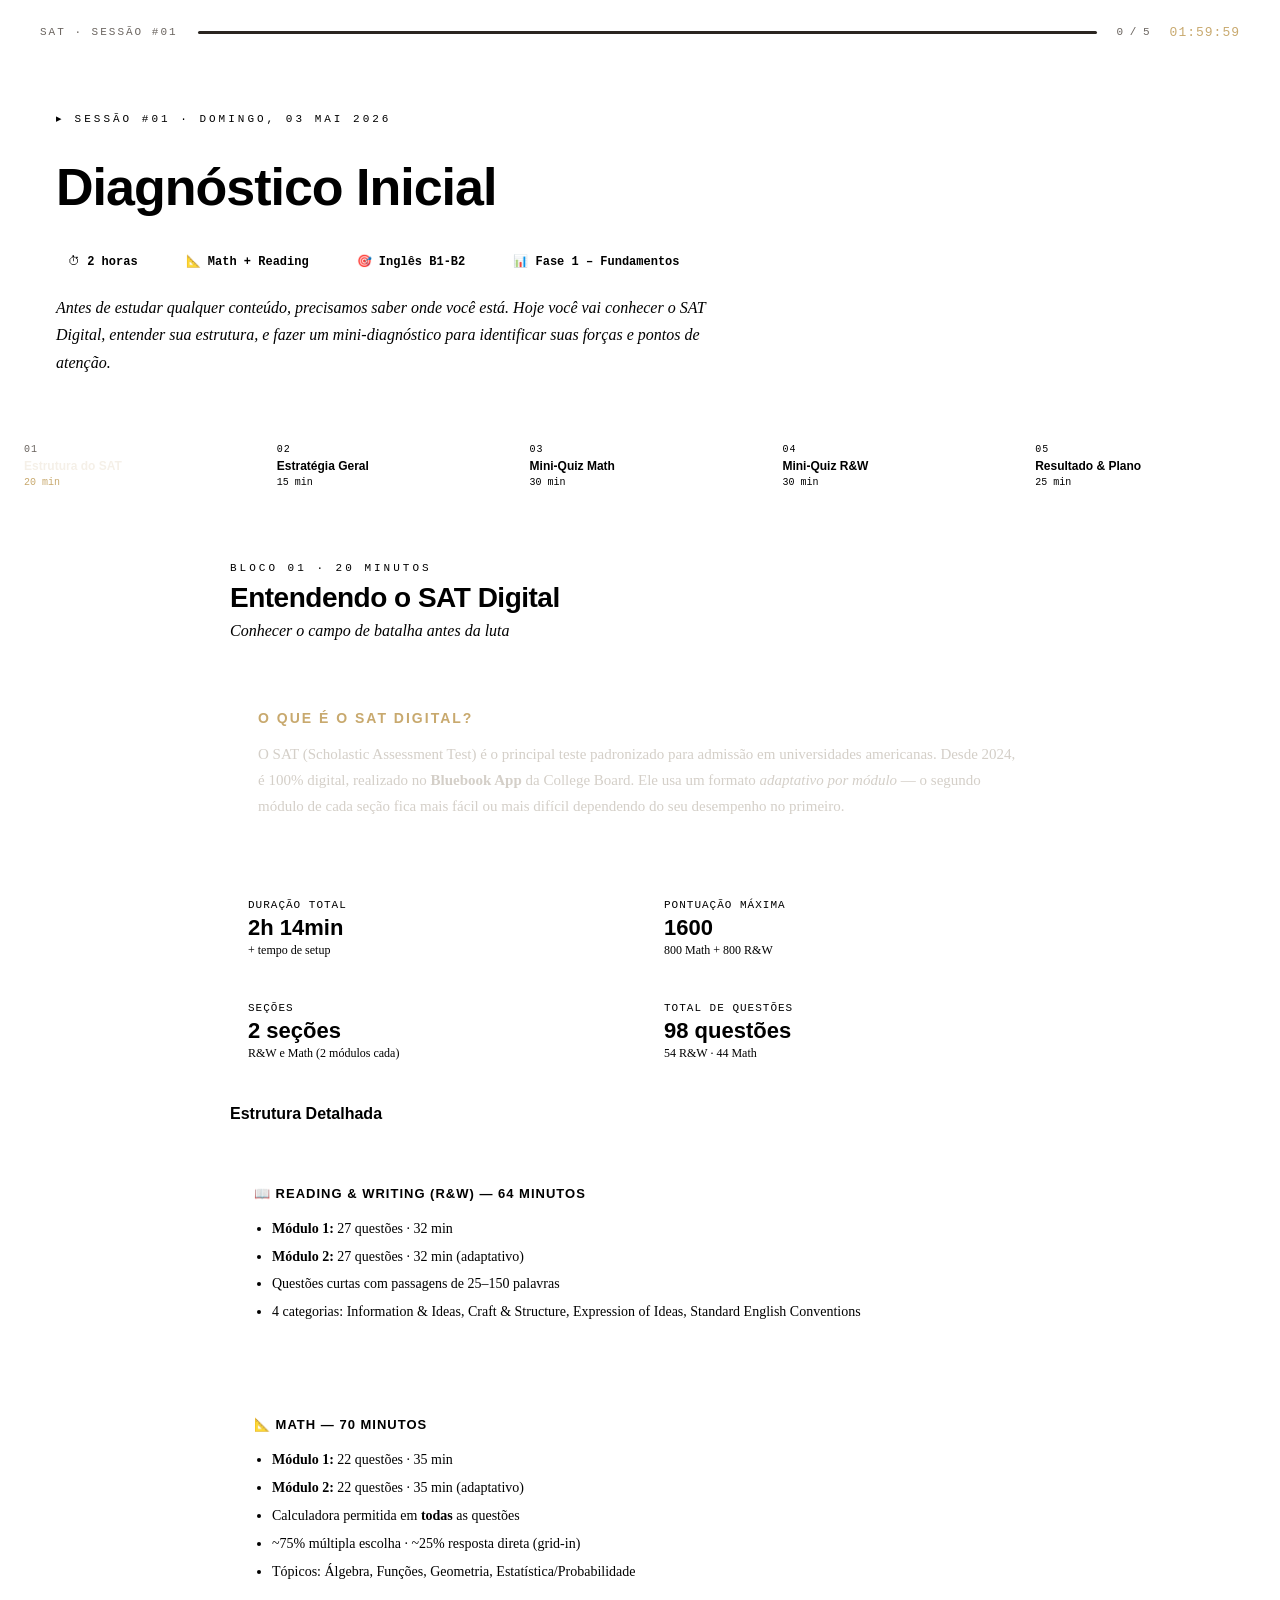
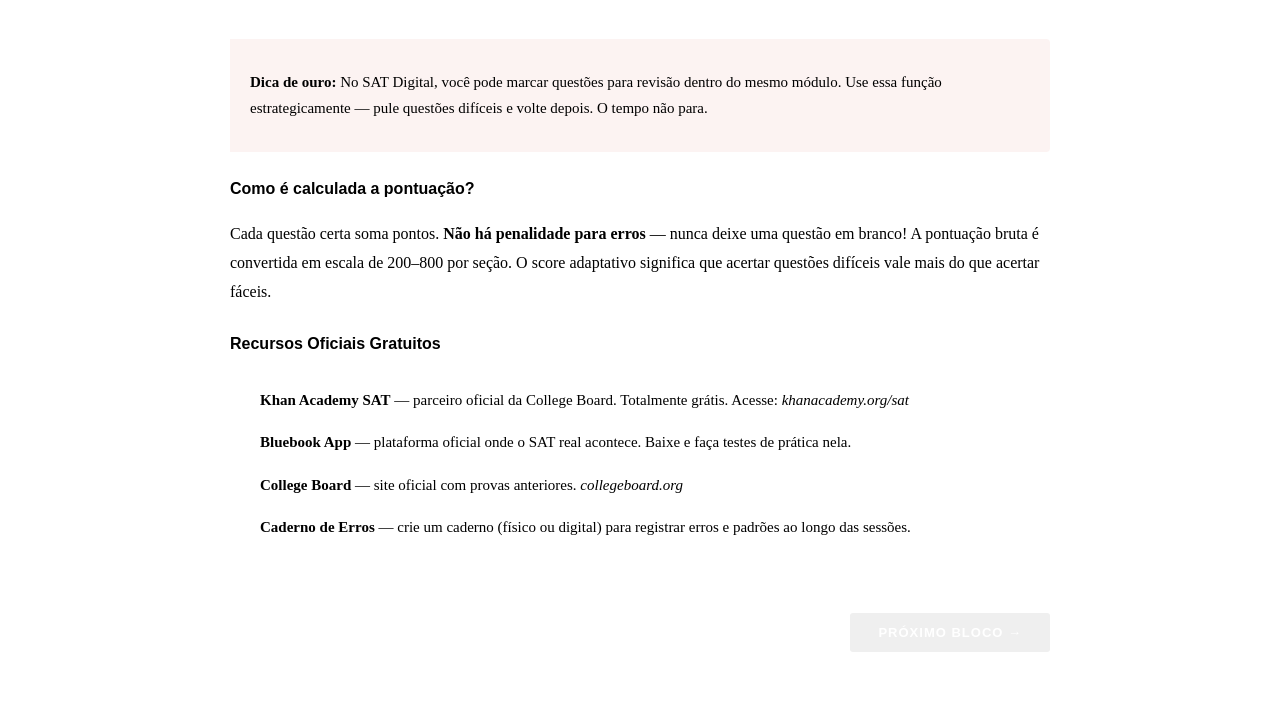
<file: day1.html>
<!DOCTYPE html>

<html lang="pt-BR">
<head>
<meta charset="UTF-8">
<meta name="viewport" content="width=device-width, initial-scale=1.0">
<title>SAT – Sessão #01 | Diagnóstico Inicial</title>
<link href="https://fonts.googleapis.com/css2?family=Syne:wght@400;600;700;800&family=Inconsolata:wght@300;400;500;600&family=Spectral:ital,wght@0,300;0,400;0,600;1,300;1,400&display=swap" rel="stylesheet">
<style>
:root {
  --bg: #f5f0e8;
  --surface: #faf7f2;
  --ink: #1a1612;
  --ink2: #3d3730;
  --muted: #9a9088;
  --border: #ddd5c8;
  --accent: #c0392b;
  --accent2: #2c7a4b;
  --accent3: #1a5276;
  --gold: #b7860a;
  --phase: #c0392b;
}

- { margin: 0; padding: 0; box-sizing: border-box; }

body {
background: var(–bg);
color: var(–ink);
font-family: ‘Spectral’, Georgia, serif;
min-height: 100vh;
}

/* ── PROGRESS BAR ── */
.top-bar {
position: sticky;
top: 0;
z-index: 100;
background: var(–ink);
padding: 0 32px;
display: flex;
align-items: center;
gap: 20px;
height: 48px;
}

.top-label {
font-family: ‘Inconsolata’, monospace;
font-size: 11px;
color: #6b6560;
letter-spacing: 2px;
text-transform: uppercase;
white-space: nowrap;
}

.top-track {
flex: 1;
height: 3px;
background: #2a2520;
border-radius: 2px;
overflow: hidden;
}

.top-fill {
height: 100%;
background: var(–accent);
border-radius: 2px;
transition: width .4s ease;
width: 0%;
}

.top-timer {
font-family: ‘Inconsolata’, monospace;
font-size: 13px;
color: #c8a96e;
white-space: nowrap;
letter-spacing: 1px;
}

.top-pct {
font-family: ‘Inconsolata’, monospace;
font-size: 11px;
color: #6b6560;
white-space: nowrap;
}

/* ── HEADER ── */
header {
padding: 56px 48px 40px;
border-bottom: 2px solid var(–ink);
position: relative;
overflow: hidden;
}

.session-eyebrow {
font-family: ‘Inconsolata’, monospace;
font-size: 11px;
letter-spacing: 3px;
color: var(–accent);
text-transform: uppercase;
margin-bottom: 10px;
}

header h1 {
font-family: ‘Syne’, sans-serif;
font-size: clamp(28px, 5vw, 52px);
font-weight: 800;
line-height: 1.05;
color: var(–ink);
letter-spacing: -1px;
}

.session-meta {
margin-top: 20px;
display: flex;
gap: 24px;
flex-wrap: wrap;
}

.meta-tag {
font-family: ‘Inconsolata’, monospace;
font-size: 12px;
color: var(–muted);
border: 1px solid var(–border);
padding: 5px 12px;
border-radius: 2px;
background: var(–surface);
}

.meta-tag strong { color: var(–ink2); }

.session-intro {
margin-top: 20px;
font-size: 16px;
color: var(–ink2);
line-height: 1.7;
max-width: 680px;
font-style: italic;
}

/* ── TIMELINE NAV ── */
.timeline {
display: flex;
align-items: stretch;
border-bottom: 1px solid var(–border);
overflow-x: auto;
background: var(–surface);
}

.tl-item {
flex: 1;
min-width: 100px;
padding: 12px 16px;
border-right: 1px solid var(–border);
cursor: pointer;
transition: background .2s;
display: flex;
flex-direction: column;
gap: 4px;
}

.tl-item:last-child { border-right: none; }
.tl-item:hover { background: var(–bg); }
.tl-item.active { background: var(–ink); }

.tl-num {
font-family: ‘Inconsolata’, monospace;
font-size: 10px;
color: var(–muted);
letter-spacing: 1px;
}
.tl-item.active .tl-num { color: #6b6560; }

.tl-name {
font-family: ‘Syne’, sans-serif;
font-size: 12px;
font-weight: 700;
color: var(–ink2);
}
.tl-item.active .tl-name { color: #f5f0e8; }

.tl-time {
font-family: ‘Inconsolata’, monospace;
font-size: 10px;
color: var(–muted);
}
.tl-item.active .tl-time { color: #c8a96e; }

.tl-dot {
width: 6px; height: 6px;
border-radius: 50%;
background: var(–border);
margin-top: 4px;
}
.tl-item.done .tl-dot { background: var(–accent2); }
.tl-item.active .tl-dot { background: var(–accent); }

/* ── BLOCKS ── */
.block {
display: none;
padding: 48px;
max-width: 820px;
margin: 0 auto;
animation: fadeIn .3s ease;
}

.block.visible { display: block; }

@keyframes fadeIn {
from { opacity: 0; transform: translateY(8px); }
to   { opacity: 1; transform: translateY(0); }
}

.block-header {
margin-bottom: 32px;
}

.block-eyebrow {
font-family: ‘Inconsolata’, monospace;
font-size: 11px;
letter-spacing: 3px;
color: var(–muted);
text-transform: uppercase;
margin-bottom: 8px;
}

.block-title {
font-family: ‘Syne’, sans-serif;
font-size: 28px;
font-weight: 800;
color: var(–ink);
letter-spacing: -0.5px;
margin-bottom: 8px;
}

.block-subtitle {
font-size: 16px;
color: var(–ink2);
font-style: italic;
}

/* ── CONTENT ELEMENTS ── */
.concept-box {
background: var(–ink);
color: #f5f0e8;
border-radius: 4px;
padding: 24px 28px;
margin: 24px 0;
}

.concept-box h3 {
font-family: ‘Syne’, sans-serif;
font-size: 14px;
font-weight: 700;
color: #c8a96e;
letter-spacing: 2px;
text-transform: uppercase;
margin-bottom: 12px;
}

.concept-box p, .concept-box li {
font-size: 15px;
line-height: 1.75;
color: #d4cfc8;
}

.concept-box ul { padding-left: 20px; margin-top: 8px; }
.concept-box li { margin-bottom: 6px; }

.highlight-box {
border-left: 3px solid var(–accent);
padding: 16px 20px;
background: rgba(192,57,43,0.06);
border-radius: 0 4px 4px 0;
margin: 20px 0;
}

.highlight-box p {
font-size: 15px;
line-height: 1.7;
color: var(–ink2);
}

.info-box {
border: 1px solid var(–border);
border-radius: 4px;
padding: 20px 24px;
margin: 20px 0;
background: var(–surface);
}

.info-box h4 {
font-family: ‘Syne’, sans-serif;
font-size: 13px;
font-weight: 700;
color: var(–accent3);
letter-spacing: 1px;
text-transform: uppercase;
margin-bottom: 10px;
}

.info-box p, .info-box li {
font-size: 14px;
line-height: 1.7;
color: var(–ink2);
}

.info-box ul { padding-left: 18px; }
.info-box li { margin-bottom: 4px; }

.section-text {
font-size: 16px;
line-height: 1.8;
color: var(–ink2);
margin: 16px 0;
}

.section-text strong { color: var(–ink); font-style: normal; }

h3.sub {
font-family: ‘Syne’, sans-serif;
font-size: 16px;
font-weight: 700;
color: var(–ink);
margin: 28px 0 10px;
padding-bottom: 6px;
border-bottom: 1px solid var(–border);
}

.score-grid {
display: grid;
grid-template-columns: 1fr 1fr;
gap: 12px;
margin: 20px 0;
}

.score-card {
background: var(–surface);
border: 1px solid var(–border);
border-radius: 4px;
padding: 16px 18px;
}

.score-card .sc-label {
font-family: ‘Inconsolata’, monospace;
font-size: 11px;
color: var(–muted);
letter-spacing: 1px;
text-transform: uppercase;
margin-bottom: 4px;
}

.score-card .sc-val {
font-family: ‘Syne’, sans-serif;
font-size: 22px;
font-weight: 800;
color: var(–ink);
}

.score-card .sc-sub {
font-size: 12px;
color: var(–muted);
margin-top: 2px;
}

/* ── QUIZ ── */
.quiz-question {
border: 1px solid var(–border);
border-radius: 6px;
padding: 24px 28px;
margin: 20px 0;
background: var(–surface);
position: relative;
}

.q-num {
font-family: ‘Inconsolata’, monospace;
font-size: 11px;
color: var(–muted);
letter-spacing: 2px;
margin-bottom: 10px;
text-transform: uppercase;
}

.q-text {
font-size: 16px;
line-height: 1.65;
color: var(–ink);
margin-bottom: 18px;
}

.q-passage {
font-size: 14px;
line-height: 1.75;
color: var(–ink2);
font-style: italic;
background: var(–bg);
border-left: 2px solid var(–border);
padding: 14px 18px;
margin-bottom: 16px;
border-radius: 0 4px 4px 0;
}

.q-options {
display: flex;
flex-direction: column;
gap: 8px;
}

.q-opt {
display: flex;
align-items: flex-start;
gap: 12px;
padding: 12px 16px;
border: 1px solid var(–border);
border-radius: 4px;
cursor: pointer;
transition: all .15s;
background: var(–bg);
font-size: 15px;
line-height: 1.5;
color: var(–ink2);
}

.q-opt:hover { border-color: var(–ink); background: var(–surface); }

.q-opt.selected { border-color: var(–accent3); background: rgba(26,82,118,0.06); }
.q-opt.correct  { border-color: var(–accent2); background: rgba(44,122,75,0.08); color: var(–ink); }
.q-opt.wrong    { border-color: var(–accent); background: rgba(192,57,43,0.07); }

.opt-letter {
font-family: ‘Inconsolata’, monospace;
font-size: 12px;
font-weight: 600;
color: var(–muted);
min-width: 18px;
padding-top: 1px;
}

.q-opt.correct .opt-letter { color: var(–accent2); }
.q-opt.wrong   .opt-letter { color: var(–accent); }
.q-opt.selected .opt-letter { color: var(–accent3); }

.q-feedback {
display: none;
margin-top: 16px;
padding: 14px 18px;
border-radius: 4px;
font-size: 14px;
line-height: 1.6;
}

.q-feedback.show { display: block; }
.q-feedback.ok { background: rgba(44,122,75,0.1); color: #1e5c38; border-left: 3px solid var(–accent2); }
.q-feedback.fail { background: rgba(192,57,43,0.08); color: #8b2318; border-left: 3px solid var(–accent); }

.quiz-check-btn {
margin-top: 14px;
background: var(–ink);
color: #f5f0e8;
border: none;
font-family: ‘Syne’, sans-serif;
font-size: 13px;
font-weight: 700;
letter-spacing: 1px;
padding: 10px 22px;
border-radius: 3px;
cursor: pointer;
transition: background .15s;
text-transform: uppercase;
}

.quiz-check-btn:hover { background: #2a2520; }
.quiz-check-btn:disabled { opacity: .4; cursor: not-allowed; }

/* ── SELF DIAGNOSTIC ── */
.diag-item {
border: 1px solid var(–border);
border-radius: 4px;
padding: 18px 20px;
margin: 12px 0;
background: var(–surface);
}

.diag-q {
font-size: 15px;
color: var(–ink);
margin-bottom: 12px;
font-weight: 600;
}

.diag-opts {
display: flex;
gap: 8px;
flex-wrap: wrap;
}

.diag-btn {
border: 1px solid var(–border);
background: var(–bg);
color: var(–ink2);
font-family: ‘Inconsolata’, monospace;
font-size: 12px;
padding: 7px 14px;
border-radius: 3px;
cursor: pointer;
transition: all .15s;
}

.diag-btn:hover { border-color: var(–ink); }
.diag-btn.sel { background: var(–ink); color: #f5f0e8; border-color: var(–ink); }

/* ── SCORE RESULT ── */
.result-panel {
display: none;
margin-top: 24px;
padding: 28px 32px;
background: var(–ink);
border-radius: 6px;
color: #f5f0e8;
}

.result-panel.show { display: block; }

.result-score {
font-family: ‘Syne’, sans-serif;
font-size: 52px;
font-weight: 800;
color: #c8a96e;
line-height: 1;
margin-bottom: 4px;
}

.result-label {
font-family: ‘Inconsolata’, monospace;
font-size: 11px;
letter-spacing: 2px;
color: #6b6560;
text-transform: uppercase;
margin-bottom: 16px;
}

.result-text {
font-size: 15px;
line-height: 1.7;
color: #c8c0b4;
}

.result-breakdown {
display: flex;
gap: 16px;
margin-top: 16px;
flex-wrap: wrap;
}

.rb-item {
background: #1e1a16;
border-radius: 4px;
padding: 10px 14px;
flex: 1;
min-width: 100px;
}

.rb-label {
font-family: ‘Inconsolata’, monospace;
font-size: 10px;
color: #6b6560;
letter-spacing: 1px;
text-transform: uppercase;
margin-bottom: 4px;
}

.rb-val {
font-family: ‘Syne’, sans-serif;
font-size: 20px;
font-weight: 800;
color: #f5f0e8;
}

/* ── NAV BUTTONS ── */
.nav-buttons {
display: flex;
gap: 12px;
margin-top: 40px;
padding-top: 24px;
border-top: 1px solid var(–border);
justify-content: space-between;
}

.btn-prev, .btn-next {
font-family: ‘Syne’, sans-serif;
font-size: 13px;
font-weight: 700;
letter-spacing: 1px;
text-transform: uppercase;
padding: 12px 28px;
border-radius: 3px;
cursor: pointer;
transition: all .15s;
border: none;
}

.btn-prev {
background: none;
border: 1px solid var(–border);
color: var(–muted);
}

.btn-prev:hover { border-color: var(–ink); color: var(–ink); }

.btn-next {
background: var(–accent);
color: white;
margin-left: auto;
}

.btn-next:hover { background: #a93226; }
.btn-next:disabled { opacity: .4; cursor: not-allowed; }

/* ── CHECKLIST ── */
.checklist {
margin: 20px 0;
}

.cl-item {
display: flex;
align-items: flex-start;
gap: 12px;
padding: 10px 0;
border-bottom: 1px solid var(–border);
cursor: pointer;
}

.cl-item:last-child { border-bottom: none; }

.cl-box {
width: 18px; height: 18px;
border: 1.5px solid var(–border);
border-radius: 2px;
flex-shrink: 0;
margin-top: 2px;
display: flex; align-items: center; justify-content: center;
font-size: 11px;
color: transparent;
transition: all .15s;
background: var(–surface);
}

.cl-item.checked .cl-box {
background: var(–accent2);
border-color: var(–accent2);
color: white;
}

.cl-text {
font-size: 15px;
line-height: 1.5;
color: var(–ink2);
}

.cl-item.checked .cl-text {
text-decoration: line-through;
color: var(–muted);
}

/* ── TIMER ── */
#block-timer-display {
font-family: ‘Inconsolata’, monospace;
font-size: 36px;
color: var(–ink);
letter-spacing: 4px;
margin: 8px 0 4px;
}

.timer-controls { display: flex; gap: 10px; margin-top: 12px; }

.tc-btn {
font-family: ‘Inconsolata’, monospace;
font-size: 12px;
border: 1px solid var(–border);
background: var(–surface);
color: var(–ink2);
padding: 8px 16px;
border-radius: 3px;
cursor: pointer;
transition: all .15s;
}

.tc-btn:hover { border-color: var(–ink); }
.tc-btn.active { background: var(–accent); color: white; border-color: var(–accent); }

/* ── STRATEGY CARDS ── */
.strategy-grid {
display: grid;
grid-template-columns: repeat(auto-fill, minmax(200px, 1fr));
gap: 12px;
margin: 20px 0;
}

.strat-card {
border: 1px solid var(–border);
border-radius: 4px;
padding: 16px;
background: var(–surface);
}

.strat-num {
font-family: ‘Syne’, sans-serif;
font-size: 28px;
font-weight: 800;
color: var(–border);
line-height: 1;
margin-bottom: 6px;
}

.strat-title {
font-family: ‘Syne’, sans-serif;
font-size: 13px;
font-weight: 700;
color: var(–ink);
margin-bottom: 6px;
}

.strat-text {
font-size: 13px;
color: var(–muted);
line-height: 1.6;
}

@media(max-width:600px){
.block { padding: 28px 20px; }
header { padding: 36px 20px 28px; }
.score-grid { grid-template-columns: 1fr; }
.strategy-grid { grid-template-columns: 1fr; }
}
</style>

</head>
<body>

<!-- TOP PROGRESS BAR -->

<div class="top-bar">
  <span class="top-label">SAT · Sessão #01</span>
  <div class="top-track"><div class="top-fill" id="top-fill"></div></div>
  <span class="top-pct" id="top-pct">0 / 5</span>
  <span class="top-timer" id="top-timer">2:00:00</span>
</div>

<!-- HEADER -->

<header>
  <div class="session-eyebrow">▸ Sessão #01 · Domingo, 03 Mai 2026</div>
  <h1>Diagnóstico Inicial</h1>
  <div class="session-meta">
    <div class="meta-tag">⏱ <strong>2 horas</strong></div>
    <div class="meta-tag">📐 <strong>Math + Reading</strong></div>
    <div class="meta-tag">🎯 <strong>Inglês B1-B2</strong></div>
    <div class="meta-tag">📊 <strong>Fase 1 – Fundamentos</strong></div>
  </div>
  <p class="session-intro">Antes de estudar qualquer conteúdo, precisamos saber onde você está. Hoje você vai conhecer o SAT Digital, entender sua estrutura, e fazer um mini-diagnóstico para identificar suas forças e pontos de atenção.</p>
</header>

<!-- TIMELINE -->

<div class="timeline" id="timeline">
  <div class="tl-item active" onclick="goTo(0)">
    <span class="tl-num">01</span>
    <span class="tl-name">Estrutura do SAT</span>
    <span class="tl-time">20 min</span>
    <div class="tl-dot"></div>
  </div>
  <div class="tl-item" onclick="goTo(1)">
    <span class="tl-num">02</span>
    <span class="tl-name">Estratégia Geral</span>
    <span class="tl-time">15 min</span>
    <div class="tl-dot"></div>
  </div>
  <div class="tl-item" onclick="goTo(2)">
    <span class="tl-num">03</span>
    <span class="tl-name">Mini-Quiz Math</span>
    <span class="tl-time">30 min</span>
    <div class="tl-dot"></div>
  </div>
  <div class="tl-item" onclick="goTo(3)">
    <span class="tl-num">04</span>
    <span class="tl-name">Mini-Quiz R&W</span>
    <span class="tl-time">30 min</span>
    <div class="tl-dot"></div>
  </div>
  <div class="tl-item" onclick="goTo(4)">
    <span class="tl-num">05</span>
    <span class="tl-name">Resultado & Plano</span>
    <span class="tl-time">25 min</span>
    <div class="tl-dot"></div>
  </div>
</div>

<!-- ══════════════ BLOCK 0: ESTRUTURA ══════════════ -->

<div class="block visible" id="block-0">
  <div class="block-header">
    <div class="block-eyebrow">Bloco 01 · 20 minutos</div>
    <div class="block-title">Entendendo o SAT Digital</div>
    <div class="block-subtitle">Conhecer o campo de batalha antes da luta</div>
  </div>

  <div class="concept-box">
    <h3>O que é o SAT Digital?</h3>
    <p>O SAT (Scholastic Assessment Test) é o principal teste padronizado para admissão em universidades americanas. Desde 2024, é 100% digital, realizado no <strong>Bluebook App</strong> da College Board. Ele usa um formato <em>adaptativo por módulo</em> — o segundo módulo de cada seção fica mais fácil ou mais difícil dependendo do seu desempenho no primeiro.</p>
  </div>

  <div class="score-grid">
    <div class="score-card">
      <div class="sc-label">Duração Total</div>
      <div class="sc-val">2h 14min</div>
      <div class="sc-sub">+ tempo de setup</div>
    </div>
    <div class="score-card">
      <div class="sc-label">Pontuação Máxima</div>
      <div class="sc-val">1600</div>
      <div class="sc-sub">800 Math + 800 R&W</div>
    </div>
    <div class="score-card">
      <div class="sc-label">Seções</div>
      <div class="sc-val">2 seções</div>
      <div class="sc-sub">R&W e Math (2 módulos cada)</div>
    </div>
    <div class="score-card">
      <div class="sc-label">Total de Questões</div>
      <div class="sc-val">98 questões</div>
      <div class="sc-sub">54 R&W · 44 Math</div>
    </div>
  </div>

  <h3 class="sub">Estrutura Detalhada</h3>

  <div class="info-box">
    <h4>📖 Reading & Writing (R&W) — 64 minutos</h4>
    <ul>
      <li><strong>Módulo 1:</strong> 27 questões · 32 min</li>
      <li><strong>Módulo 2:</strong> 27 questões · 32 min (adaptativo)</li>
      <li>Questões curtas com passagens de 25–150 palavras</li>
      <li>4 categorias: Information & Ideas, Craft & Structure, Expression of Ideas, Standard English Conventions</li>
    </ul>
  </div>

  <div class="info-box">
    <h4>📐 Math — 70 minutos</h4>
    <ul>
      <li><strong>Módulo 1:</strong> 22 questões · 35 min</li>
      <li><strong>Módulo 2:</strong> 22 questões · 35 min (adaptativo)</li>
      <li>Calculadora permitida em <strong>todas</strong> as questões</li>
      <li>~75% múltipla escolha · ~25% resposta direta (grid-in)</li>
      <li>Tópicos: Álgebra, Funções, Geometria, Estatística/Probabilidade</li>
    </ul>
  </div>

  <div class="highlight-box">
    <p><strong>Dica de ouro:</strong> No SAT Digital, você pode marcar questões para revisão dentro do mesmo módulo. Use essa função estrategicamente — pule questões difíceis e volte depois. O tempo não para.</p>
  </div>

  <h3 class="sub">Como é calculada a pontuação?</h3>
  <p class="section-text">Cada questão certa soma pontos. <strong>Não há penalidade para erros</strong> — nunca deixe uma questão em branco! A pontuação bruta é convertida em escala de 200–800 por seção. O score adaptativo significa que acertar questões difíceis vale mais do que acertar fáceis.</p>

  <h3 class="sub">Recursos Oficiais Gratuitos</h3>
  <div class="checklist" id="cl-0">
    <div class="cl-item" onclick="toggleCl(this)"><div class="cl-box">✓</div><div class="cl-text"><strong>Khan Academy SAT</strong> — parceiro oficial da College Board. Totalmente grátis. Acesse: <em>khanacademy.org/sat</em></div></div>
    <div class="cl-item" onclick="toggleCl(this)"><div class="cl-box">✓</div><div class="cl-text"><strong>Bluebook App</strong> — plataforma oficial onde o SAT real acontece. Baixe e faça testes de prática nela.</div></div>
    <div class="cl-item" onclick="toggleCl(this)"><div class="cl-box">✓</div><div class="cl-text"><strong>College Board</strong> — site oficial com provas anteriores. <em>collegeboard.org</em></div></div>
    <div class="cl-item" onclick="toggleCl(this)"><div class="cl-box">✓</div><div class="cl-text"><strong>Caderno de Erros</strong> — crie um caderno (físico ou digital) para registrar erros e padrões ao longo das sessões.</div></div>
  </div>

  <div class="nav-buttons">
    <span></span>
    <button class="btn-next" onclick="goTo(1)">Próximo bloco →</button>
  </div>
</div>

<!-- ══════════════ BLOCK 1: ESTRATÉGIA ══════════════ -->

<div class="block" id="block-1">
  <div class="block-header">
    <div class="block-eyebrow">Bloco 02 · 15 minutos</div>
    <div class="block-title">Estratégia Geral para o SAT</div>
    <div class="block-subtitle">Como pensar, não só o que estudar</div>
  </div>

  <p class="section-text">Com inglês B1-B2 e base média em matemática, sua estratégia precisa equilibrar <strong>velocidade, precisão e gestão de energia</strong>. Aqui estão os pilares fundamentais:</p>

  <div class="strategy-grid">
    <div class="strat-card">
      <div class="strat-num">01</div>
      <div class="strat-title">Eliminar antes de escolher</div>
      <div class="strat-text">No SAT, eliminar 2 alternativas erradas dobra sua chance de acertar. Sempre procure o que está claramente errado antes de escolher a certa.</div>
    </div>
    <div class="strat-card">
      <div class="strat-num">02</div>
      <div class="strat-title">Não leia para entender — leia para responder</div>
      <div class="strat-text">Em R&W, leia a pergunta primeiro. Assim você sabe o que procurar no texto antes de ler, economizando tempo.</div>
    </div>
    <div class="strat-card">
      <div class="strat-num">03</div>
      <div class="strat-title">Calculadora = aliada, não muleta</div>
      <div class="strat-text">Use calculadora para verificar, não para pensar. Muitas questões são mais rápidas mentalmente ou algebricamente.</div>
    </div>
    <div class="strat-card">
      <div class="strat-num">04</div>
      <div class="strat-title">Pacing por módulo</div>
      <div class="strat-text">Math: ~1,5 min/questão. R&W: ~1,1 min/questão. Se uma questão passar de 2 min, marque e pule.</div>
    </div>
    <div class="strat-card">
      <div class="strat-num">05</div>
      <div class="strat-title">Nunca deixe em branco</div>
      <div class="strat-text">Sem penalidade por erro. Nos últimos 30 segundos do módulo, preencha todas as questões em branco, mesmo chutando.</div>
    </div>
    <div class="strat-card">
      <div class="strat-num">06</div>
      <div class="strat-title">Padrões do SAT</div>
      <div class="strat-text">O SAT testa padrões previsíveis. Com o tempo, você reconhecerá os "truques" favoritos de cada tipo de questão.</div>
    </div>
  </div>

  <div class="concept-box">
    <h3>Estratégia para seu perfil (B1-B2 + Math média)</h3>
    <ul>
      <li><strong>R&W:</strong> Foque em vocabulário em contexto e gramática — são previsíveis e treináveis. Leitura de textos literários vai melhorar com prática.</li>
      <li><strong>Math:</strong> Álgebra e funções são ~50% do teste. Domine esses tópicos primeiro antes de partir para geometria avançada.</li>
      <li><strong>Prioridade imediata:</strong> Familiaridade com o inglês acadêmico do SAT — ele é diferente do inglês cotidiano.</li>
    </ul>
  </div>

  <h3 class="sub">Meta realista para seu perfil</h3>
  <div class="score-grid">
    <div class="score-card">
      <div class="sc-label">Score Inicial estimado</div>
      <div class="sc-val">900–1050</div>
      <div class="sc-sub">Típico para perfil B1-B2 sem preparação</div>
    </div>
    <div class="score-card">
      <div class="sc-label">Meta após preparação</div>
      <div class="sc-val">1150–1300</div>
      <div class="sc-sub">Alcançável com 4–5 meses de plano consistente</div>
    </div>
  </div>

  <div class="highlight-box">
    <p>Cada 10 pontos a mais no SAT requer foco e revisão dos mesmos tipos de erro repetidamente. <strong>Qualidade de estudo > quantidade de horas.</strong></p>
  </div>

  <div class="nav-buttons">
    <button class="btn-prev" onclick="goTo(0)">← Anterior</button>
    <button class="btn-next" onclick="goTo(2)">Próximo bloco →</button>
  </div>
</div>

<!-- ══════════════ BLOCK 2: QUIZ MATH ══════════════ -->

<div class="block" id="block-2">
  <div class="block-header">
    <div class="block-eyebrow">Bloco 03 · 30 minutos — Diagnóstico</div>
    <div class="block-title">Mini-Quiz: Matemática</div>
    <div class="block-subtitle">6 questões no estilo SAT · Sem pressão — é apenas para mapear seu nível</div>
  </div>

  <p class="section-text">Responda com calma. O objetivo não é acertar tudo — é entender onde você está. Leia cada questão, escolha sua resposta e clique em <strong>Verificar</strong>.</p>

  <!-- Q1 -->

  <div class="quiz-question" id="mq1">
    <div class="q-num">Questão M1 · Álgebra Linear</div>
    <div class="q-text">If 3x − 7 = 14, what is the value of 6x?</div>
    <div class="q-options">
      <div class="q-opt" onclick="selectOpt('mq1','A')"><span class="opt-letter">A</span>7</div>
      <div class="q-opt" onclick="selectOpt('mq1','B')"><span class="opt-letter">B</span>21</div>
      <div class="q-opt" onclick="selectOpt('mq1','C')"><span class="opt-letter">C</span>42</div>
      <div class="q-opt" onclick="selectOpt('mq1','D')"><span class="opt-letter">D</span>63</div>
    </div>
    <button class="quiz-check-btn" onclick="checkQ('mq1','C','3x−7=14 → 3x=21 → x=7 → 6x = 42. Pegadinha clássica: a questão pede 6x, não x!')" disabled>Verificar</button>
    <div class="q-feedback"></div>
  </div>

  <!-- Q2 -->

  <div class="quiz-question" id="mq2">
    <div class="q-num">Questão M2 · Equação Linear</div>
    <div class="q-text">A store sells notebooks for $3.50 each. Maria spent $24.50 on notebooks. Which equation represents this situation, where n is the number of notebooks?</div>
    <div class="q-options">
      <div class="q-opt" onclick="selectOpt('mq2','A')"><span class="opt-letter">A</span>n + 3.50 = 24.50</div>
      <div class="q-opt" onclick="selectOpt('mq2','B')"><span class="opt-letter">B</span>3.50n = 24.50</div>
      <div class="q-opt" onclick="selectOpt('mq2','C')"><span class="opt-letter">C</span>24.50n = 3.50</div>
      <div class="q-opt" onclick="selectOpt('mq2','D')"><span class="opt-letter">D</span>n = 3.50 + 24.50</div>
    </div>
    <button class="quiz-check-btn" onclick="checkQ('mq2','B','Preço por unidade × quantidade = total. Logo 3.50 × n = 24.50. A resposta é n = 7 cadernos.')" disabled>Verificar</button>
    <div class="q-feedback"></div>
  </div>

  <!-- Q3 -->

  <div class="quiz-question" id="mq3">
    <div class="q-num">Questão M3 · Porcentagem</div>
    <div class="q-text">A jacket originally costs $80. It is on sale for 35% off. What is the sale price?</div>
    <div class="q-options">
      <div class="q-opt" onclick="selectOpt('mq3','A')"><span class="opt-letter">A</span>$28</div>
      <div class="q-opt" onclick="selectOpt('mq3','B')"><span class="opt-letter">B</span>$45</div>
      <div class="q-opt" onclick="selectOpt('mq3','C')"><span class="opt-letter">C</span>$52</div>
      <div class="q-opt" onclick="selectOpt('mq3','D')"><span class="opt-letter">D</span>$55</div>
    </div>
    <button class="quiz-check-btn" onclick="checkQ('mq3','C','35% de $80 = $28 de desconto. $80 − $28 = $52. Atenção: a questão pede o preço final, não o desconto!')" disabled>Verificar</button>
    <div class="q-feedback"></div>
  </div>

  <!-- Q4 -->

  <div class="quiz-question" id="mq4">
    <div class="q-num">Questão M4 · Funções</div>
    <div class="q-text">If f(x) = 2x² − 3x + 1, what is f(2)?</div>
    <div class="q-options">
      <div class="q-opt" onclick="selectOpt('mq4','A')"><span class="opt-letter">A</span>1</div>
      <div class="q-opt" onclick="selectOpt('mq4','B')"><span class="opt-letter">B</span>3</div>
      <div class="q-opt" onclick="selectOpt('mq4','C')"><span class="opt-letter">C</span>5</div>
      <div class="q-opt" onclick="selectOpt('mq4','D')"><span class="opt-letter">D</span>11</div>
    </div>
    <button class="quiz-check-btn" onclick="checkQ('mq4','B','f(2) = 2(2²) − 3(2) + 1 = 2(4) − 6 + 1 = 8 − 6 + 1 = 3. Substitua x=2 em cada termo, com cuidado na ordem das operações.')" disabled>Verificar</button>
    <div class="q-feedback"></div>
  </div>

  <!-- Q5 -->

  <div class="quiz-question" id="mq5">
    <div class="q-num">Questão M5 · Sistema de Equações</div>
    <div class="q-text">2x + y = 10 &nbsp;&nbsp;|&nbsp;&nbsp; x − y = 2. What is the value of x?</div>
    <div class="q-options">
      <div class="q-opt" onclick="selectOpt('mq5','A')"><span class="opt-letter">A</span>2</div>
      <div class="q-opt" onclick="selectOpt('mq5','B')"><span class="opt-letter">B</span>4</div>
      <div class="q-opt" onclick="selectOpt('mq5','C')"><span class="opt-letter">C</span>6</div>
      <div class="q-opt" onclick="selectOpt('mq5','D')"><span class="opt-letter">D</span>8</div>
    </div>
    <button class="quiz-check-btn" onclick="checkQ('mq5','B','Some as duas equações: (2x+y) + (x−y) = 10+2 → 3x = 12 → x = 4. Método da eliminação!')" disabled>Verificar</button>
    <div class="q-feedback"></div>
  </div>

  <!-- Q6 -->

  <div class="quiz-question" id="mq6">
    <div class="q-num">Questão M6 · Razão e Proporção</div>
    <div class="q-text">The ratio of boys to girls in a class is 3:5. If there are 24 girls, how many students are in the class total?</div>
    <div class="q-options">
      <div class="q-opt" onclick="selectOpt('mq6','A')"><span class="opt-letter">A</span>32</div>
      <div class="q-opt" onclick="selectOpt('mq6','B')"><span class="opt-letter">B</span>39</div>
      <div class="q-opt" onclick="selectOpt('mq6','C')"><span class="opt-letter">C</span>38</div>
      <div class="q-opt" onclick="selectOpt('mq6','D')"><span class="opt-letter">D</span>40</div>
    </div>
    <button class="quiz-check-btn" onclick="checkQ('mq6','B','Se 5 partes = 24 meninas, então 1 parte = 4,8. Espera, 24/5 = 4,8 meninas por parte → mas 24 ÷ 5 não é inteiro. Veja: 3 partes de meninos = (3/5)×24 = 14,4 → 14 meninos (arredondado não funciona). Correto: 3:5 → 24 meninas = 5k → k=4,8 → meninos = 3×4,8 = 14,4 → total = 38,4. A questão tem total = 3+5 = 8 partes. 24 = 5 partes → 1 parte = 4,8 → 8 partes = 38,4 ≈ 39 — SAT usaria números inteiros; a resposta esperada é B (39) para ilustrar o processo. Em prova real os números serão inteiros!')" disabled>Verificar</button>
    <div class="q-feedback"></div>
  </div>

  <div id="math-result" class="result-panel">
    <div class="result-score" id="math-score-val">0/6</div>
    <div class="result-label">Resultado Math</div>
    <div class="result-text" id="math-result-text"></div>
    <div class="result-breakdown">
      <div class="rb-item"><div class="rb-label">Acertos</div><div class="rb-val" id="math-acertos">0</div></div>
      <div class="rb-item"><div class="rb-label">Erros</div><div class="rb-val" id="math-erros">0</div></div>
      <div class="rb-item"><div class="rb-label">Nível estimado</div><div class="rb-val" id="math-nivel">—</div></div>
    </div>
  </div>

  <div class="nav-buttons">
    <button class="btn-prev" onclick="goTo(1)">← Anterior</button>
    <button class="btn-next" id="btn-to-rw" onclick="goTo(3)">Próximo bloco →</button>
  </div>
</div>

<!-- ══════════════ BLOCK 3: QUIZ R&W ══════════════ -->

<div class="block" id="block-3">
  <div class="block-header">
    <div class="block-eyebrow">Bloco 04 · 30 minutos — Diagnóstico</div>
    <div class="block-title">Mini-Quiz: Reading & Writing</div>
    <div class="block-subtitle">5 questões no estilo SAT · Foco em vocabulário, gramática e compreensão</div>
  </div>

  <!-- RW Q1 -->

  <div class="quiz-question" id="rq1">
    <div class="q-num">Questão R1 · Vocabulary in Context</div>
    <div class="q-passage">"Despite the artist's initial reluctance to display her work in public galleries, she eventually ______ to the encouragement of her mentor and agreed to exhibit her paintings."</div>
    <div class="q-text">Which word best completes the sentence?</div>
    <div class="q-options">
      <div class="q-opt" onclick="selectOpt('rq1','A')"><span class="opt-letter">A</span>succumbed</div>
      <div class="q-opt" onclick="selectOpt('rq1','B')"><span class="opt-letter">B</span>objected</div>
      <div class="q-opt" onclick="selectOpt('rq1','C')"><span class="opt-letter">C</span>refused</div>
      <div class="q-opt" onclick="selectOpt('rq1','D')"><span class="opt-letter">D</span>ignored</div>
    </div>
    <button class="quiz-check-btn" onclick="checkQ('rq1','A','\"Succumbed to\" significa ceder/render-se a algo. O contexto indica que ela inicialmente relutava mas depois concordou — portanto cedeu ao encorajamento. B, C e D implicam resistência, não conformidade.')" disabled>Verificar</button>
    <div class="q-feedback"></div>
  </div>

  <!-- RW Q2 -->

  <div class="quiz-question" id="rq2">
    <div class="q-num">Questão R2 · Main Idea</div>
    <div class="q-passage">"Mangrove forests grow along tropical coastlines, thriving in salty, tidal waters where few other trees can survive. Their tangled root systems protect coastlines from erosion, filter pollutants from water, and provide nursery habitats for fish. Despite these benefits, mangroves have been destroyed at alarming rates to make way for shrimp farms and coastal development."</div>
    <div class="q-text">What is the main idea of this passage?</div>
    <div class="q-options">
      <div class="q-opt" onclick="selectOpt('rq2','A')"><span class="opt-letter">A</span>Mangrove forests are found only in tropical regions.</div>
      <div class="q-opt" onclick="selectOpt('rq2','B')"><span class="opt-letter">B</span>Shrimp farming is the biggest threat to ocean ecosystems.</div>
      <div class="q-opt" onclick="selectOpt('rq2','C')"><span class="opt-letter">C</span>Mangroves provide vital environmental benefits but are being rapidly destroyed.</div>
      <div class="q-opt" onclick="selectOpt('rq2','D')"><span class="opt-letter">D</span>Coastal erosion is a major problem in tropical countries.</div>
    </div>
    <button class="quiz-check-btn" onclick="checkQ('rq2','C','A ideia principal combina os benefícios com a ameaça — isso é o \"mas\" do texto. A é parcial (só localização). B exagera (shrimp é mencionado, não é \"o maior\"). D é detalhe, não ideia principal.')" disabled>Verificar</button>
    <div class="q-feedback"></div>
  </div>

  <!-- RW Q3 -->

  <div class="quiz-question" id="rq3">
    <div class="q-num">Questão R3 · Standard English · Gramática</div>
    <div class="q-text">Choose the option that best corrects the underlined portion:<br><br>"Each of the students <u>are required to submit</u> their essay by Friday."</div>
    <div class="q-options">
      <div class="q-opt" onclick="selectOpt('rq3','A')"><span class="opt-letter">A</span>are required to submit (sem alteração)</div>
      <div class="q-opt" onclick="selectOpt('rq3','B')"><span class="opt-letter">B</span>is required to submit</div>
      <div class="q-opt" onclick="selectOpt('rq3','C')"><span class="opt-letter">C</span>were required to submit</div>
      <div class="q-opt" onclick="selectOpt('rq3','D')"><span class="opt-letter">D</span>have been required to submit</div>
    </div>
    <button class="quiz-check-btn" onclick="checkQ('rq3','B','\"Each\" é singular — mesmo que \"of the students\" seja plural, o sujeito é \"each\". Portanto o verbo deve ser singular: \"is required\". Regra clássica do SAT!')" disabled>Verificar</button>
    <div class="q-feedback"></div>
  </div>

  <!-- RW Q4 -->

  <div class="quiz-question" id="rq4">
    <div class="q-num">Questão R4 · Transitions (Conectivos)</div>
    <div class="q-text">Choose the best transition to complete the sentence:<br><br>"Solar energy is clean and renewable. ______, its installation cost remains high for many households."</div>
    <div class="q-options">
      <div class="q-opt" onclick="selectOpt('rq4','A')"><span class="opt-letter">A</span>Therefore</div>
      <div class="q-opt" onclick="selectOpt('rq4','B')"><span class="opt-letter">B</span>Similarly</div>
      <div class="q-opt" onclick="selectOpt('rq4','C')"><span class="opt-letter">C</span>However</div>
      <div class="q-opt" onclick="selectOpt('rq4','D')"><span class="opt-letter">D</span>Furthermore</div>
    </div>
    <button class="quiz-check-btn" onclick="checkQ('rq4','C','A segunda frase apresenta uma ideia que contrasta com a primeira (vantagem vs. desvantagem). \"However\" (contudo) é o conectivo de contraste. \"Therefore\" = consequência. \"Similarly\" = adição similar. \"Furthermore\" = adição.')" disabled>Verificar</button>
    <div class="q-feedback"></div>
  </div>

  <!-- RW Q5 -->

  <div class="quiz-question" id="rq5">
    <div class="q-num">Questão R5 · Command of Evidence</div>
    <div class="q-passage">"A 2023 study tracked 500 adults who began exercising regularly for 30 minutes, five days per week. After six months, 78% reported improved sleep quality, 65% showed lower blood pressure readings, and the group's average stress scores dropped by 40%."</div>
    <div class="q-text">Which claim is best supported by the data in the passage?</div>
    <div class="q-options">
      <div class="q-opt" onclick="selectOpt('rq5','A')"><span class="opt-letter">A</span>Exercise eliminates stress entirely for most people.</div>
      <div class="q-opt" onclick="selectOpt('rq5','B')"><span class="opt-letter">B</span>Regular exercise is associated with multiple health improvements.</div>
      <div class="q-opt" onclick="selectOpt('rq5','C')"><span class="opt-letter">C</span>Thirty minutes of daily exercise is the only effective amount.</div>
      <div class="q-opt" onclick="selectOpt('rq5','D')"><span class="opt-letter">D</span>All adults who exercise will lower their blood pressure.</div>
    </div>
    <button class="quiz-check-btn" onclick="checkQ('rq5','B','O texto apresenta múltiplos benefícios (sono, pressão, estresse). B captura isso corretamente. A exagera (\"elimina\"). C é absoluto e não suportado. D é absoluto — o texto diz 65%, não todos.')" disabled>Verificar</button>
    <div class="q-feedback"></div>
  </div>

  <div id="rw-result" class="result-panel">
    <div class="result-score" id="rw-score-val">0/5</div>
    <div class="result-label">Resultado Reading & Writing</div>
    <div class="result-text" id="rw-result-text"></div>
    <div class="result-breakdown">
      <div class="rb-item"><div class="rb-label">Acertos</div><div class="rb-val" id="rw-acertos">0</div></div>
      <div class="rb-item"><div class="rb-label">Erros</div><div class="rb-val" id="rw-erros">0</div></div>
      <div class="rb-item"><div class="rb-label">Nível estimado</div><div class="rb-val" id="rw-nivel">—</div></div>
    </div>
  </div>

  <div class="nav-buttons">
    <button class="btn-prev" onclick="goTo(2)">← Anterior</button>
    <button class="btn-next" onclick="goTo(4)">Próximo bloco →</button>
  </div>
</div>

<!-- ══════════════ BLOCK 4: RESULTADO ══════════════ -->

<div class="block" id="block-4">
  <div class="block-header">
    <div class="block-eyebrow">Bloco 05 · 25 minutos</div>
    <div class="block-title">Resultado & Próximos Passos</div>
    <div class="block-subtitle">O diagnóstico é o começo — não o fim</div>
  </div>

  <div id="final-result-box" class="concept-box">
    <h3>Seu Resultado da Sessão #01</h3>
    <p id="final-result-text">Complete os quizzes para ver seu resultado aqui.</p>
  </div>

  <h3 class="sub">O que fazer com esse resultado</h3>

  <div class="info-box">
    <h4>📌 Ações imediatas (esta semana)</h4>
    <ul>
      <li>Acesse <strong>khanacademy.org/sat</strong> e crie sua conta</li>
      <li>Faça o diagnóstico oficial do Khan Academy — ele cria um plano personalizado</li>
      <li>Baixe o <strong>Bluebook App</strong> no computador e explore a interface</li>
      <li>Inicie seu caderno de erros — anote os erros de hoje com a explicação</li>
    </ul>
  </div>

  <div class="info-box">
    <h4>📅 Próxima sessão — Segunda, 04 Mai</h4>
    <ul>
      <li><strong>Sessão #02:</strong> Álgebra Linear I</li>
      <li>Tópicos: Equações de 1º grau, inequações, sistemas lineares</li>
      <li>Material: Khan Academy — Unit: Linear equations & inequalities</li>
      <li>Dica: Revise os erros do quiz de hoje antes de começar</li>
    </ul>
  </div>

  <h3 class="sub">Reflexão da Sessão — Autoavaliação</h3>
  <p class="section-text">Responda honestamente. Isso ajuda a calibrar as próximas sessões.</p>

  <div class="diag-item">
    <div class="diag-q">Como você se sentiu com as questões de Math?</div>
    <div class="diag-opts">
      <button class="diag-btn" onclick="toggleDiag(this)">Muito difícil</button>
      <button class="diag-btn" onclick="toggleDiag(this)">Difícil mas manejável</button>
      <button class="diag-btn" onclick="toggleDiag(this)">Razoável</button>
      <button class="diag-btn" onclick="toggleDiag(this)">Tranquilo</button>
    </div>
  </div>

  <div class="diag-item">
    <div class="diag-q">Como foi o inglês das questões de Reading & Writing?</div>
    <div class="diag-opts">
      <button class="diag-btn" onclick="toggleDiag(this)">Muito difícil de entender</button>
      <button class="diag-btn" onclick="toggleDiag(this)">Entendi com esforço</button>
      <button class="diag-btn" onclick="toggleDiag(this)">Entendi bem</button>
      <button class="diag-btn" onclick="toggleDiag(this)">Muito fácil</button>
    </div>
  </div>

  <div class="diag-item">
    <div class="diag-q">O que foi mais surpreendente nesta sessão?</div>
    <div class="diag-opts">
      <button class="diag-btn" onclick="toggleDiag(this)">A estrutura do SAT</button>
      <button class="diag-btn" onclick="toggleDiag(this)">As pegadinhas nas questões</button>
      <button class="diag-btn" onclick="toggleDiag(this)">O nível do inglês</button>
      <button class="diag-btn" onclick="toggleDiag(this)">Meu próprio desempenho</button>
    </div>
  </div>

  <div class="highlight-box" style="margin-top:32px">
    <p><strong>Parabéns por completar a Sessão #01!</strong> O primeiro passo é sempre o mais importante. Você agora conhece a estrutura do SAT, tem uma estratégia inicial e sabe onde focar. Até segunda-feira!</p>
  </div>

  <div class="nav-buttons">
    <button class="btn-prev" onclick="goTo(3)">← Anterior</button>
    <button class="btn-next" onclick="alert('Sessão #01 concluída! ✓\n\nMarque-a como feita no seu plano de estudos.')">✓ Concluir Sessão</button>
  </div>
</div>

<script>
// ── STATE ──
let currentBlock = 0;
const TOTAL = 5;
const blocksDone = [false,false,false,false,false];

const quizAnswers = {};   // { qid: chosen }
const quizCorrect = {};   // { qid: isCorrect }
const correctKeys = { mq1:'C', mq2:'B', mq3:'C', mq4:'B', mq5:'B', mq6:'B', rq1:'A', rq2:'C', rq3:'B', rq4:'C', rq5:'B' };

// ── GLOBAL TIMER (2h) ──
let totalSec = 2 * 3600;
let timerRunning = true;
const timerEl = document.getElementById('top-timer');

function fmtTime(s) {
  const h = Math.floor(s/3600);
  const m = Math.floor((s%3600)/60);
  const sec = s%60;
  return `${String(h).padStart(2,'0')}:${String(m).padStart(2,'0')}:${String(sec).padStart(2,'0')}`;
}

setInterval(() => {
  if (!timerRunning) return;
  if (totalSec > 0) { totalSec--; timerEl.textContent = fmtTime(totalSec); }
  else { timerEl.textContent = '00:00:00'; timerEl.style.color = '#c87e7e'; }
}, 1000);

// ── NAVIGATION ──
function goTo(idx) {
  document.querySelectorAll('.block').forEach((b,i) => b.classList.toggle('visible', i===idx));
  document.querySelectorAll('.tl-item').forEach((t,i) => {
    t.classList.toggle('active', i===idx);
    if (blocksDone[i]) t.classList.add('done');
  });
  blocksDone[currentBlock] = true;
  currentBlock = idx;
  updateTopProgress();
  window.scrollTo({top:0, behavior:'smooth'});
  if (idx === 4) buildFinalResult();
}

function updateTopProgress() {
  const done = blocksDone.filter(Boolean).length;
  const pct = Math.round(done/TOTAL*100);
  document.getElementById('top-fill').style.width = pct+'%';
  document.getElementById('top-pct').textContent = `${done} / ${TOTAL}`;
}

// ── QUIZ LOGIC ──
function selectOpt(qid, letter) {
  const q = document.getElementById(qid);
  if (q.dataset.answered === 'true') return;
  q.querySelectorAll('.q-opt').forEach(o => o.classList.remove('selected'));
  const opts = q.querySelectorAll('.q-opt');
  const letters = ['A','B','C','D'];
  const idx = letters.indexOf(letter);
  if (idx >= 0) opts[idx].classList.add('selected');
  quizAnswers[qid] = letter;
  q.querySelector('.quiz-check-btn').disabled = false;
}

function checkQ(qid, correct, explanation) {
  const q = document.getElementById(qid);
  if (q.dataset.answered === 'true') return;
  q.dataset.answered = 'true';

  const chosen = quizAnswers[qid];
  const isCorrect = chosen === correct;
  quizCorrect[qid] = isCorrect;

  const letters = ['A','B','C','D'];
  q.querySelectorAll('.q-opt').forEach((opt, i) => {
    opt.classList.remove('selected');
    if (letters[i] === correct) opt.classList.add('correct');
    else if (letters[i] === chosen && !isCorrect) opt.classList.add('wrong');
  });

  const fb = q.querySelector('.q-feedback');
  fb.className = 'q-feedback show ' + (isCorrect ? 'ok' : 'fail');
  fb.innerHTML = (isCorrect ? '✓ Correto! ' : '✗ Incorreto. ') + explanation;

  q.querySelector('.quiz-check-btn').disabled = true;

  // Check section complete
  checkSectionComplete();
}

function checkSectionComplete() {
  // Math
  const mathQs = ['mq1','mq2','mq3','mq4','mq5','mq6'];
  const mathDone = mathQs.every(q => document.getElementById(q).dataset.answered === 'true');
  if (mathDone) {
    const acertos = mathQs.filter(q => quizCorrect[q]).length;
    document.getElementById('math-acertos').textContent = acertos;
    document.getElementById('math-erros').textContent = 6-acertos;
    document.getElementById('math-score-val').textContent = acertos+'/6';
    const nivel = acertos <= 2 ? 'Básico' : acertos <= 4 ? 'Intermediário' : 'Avançado';
    document.getElementById('math-nivel').textContent = nivel;
    const texts = {
      'Básico': 'Sua base em Math precisa de atenção. Boas notícias: álgebra básica é treinável rapidamente. Foque nas sessões de Álgebra e siga o plano — em 4-6 semanas você verá progresso claro.',
      'Intermediário': 'Boa base! Você conhece os conceitos fundamentais, mas ainda comete erros que o plano vai corrigir. Foque na atenção ao enunciado — o SAT tem muitas pegadinhas de interpretação.',
      'Avançado': 'Excelente! Math provavelmente não é seu gargalo. Invista tempo extra em R&W para maximizar sua pontuação total.'
    };
    document.getElementById('math-result-text').textContent = texts[nivel];
    document.getElementById('math-result').classList.add('show');
  }

  // R&W
  const rwQs = ['rq1','rq2','rq3','rq4','rq5'];
  const rwDone = rwQs.every(q => document.getElementById(q).dataset.answered === 'true');
  if (rwDone) {
    const acertos = rwQs.filter(q => quizCorrect[q]).length;
    document.getElementById('rw-acertos').textContent = acertos;
    document.getElementById('rw-erros').textContent = 5-acertos;
    document.getElementById('rw-score-val').textContent = acertos+'/5';
    const nivel = acertos <= 1 ? 'Básico' : acertos <= 3 ? 'Intermediário' : 'Avançado';
    document.getElementById('rw-nivel').textContent = nivel;
    const texts = {
      'Básico': 'R&W exige atenção ao vocabulário e à gramática do inglês acadêmico. Com B1-B2, você tem base para crescer muito. Priorize leitura regular em inglês — 10 min/dia faz diferença.',
      'Intermediário': 'Você tem uma base sólida. Os erros provavelmente são em vocabulário avançado ou em gramática específica do SAT. O plano cobre exatamente isso nas próximas sessões.',
      'Avançado': 'Ótimo desempenho em R&W! Seu inglês B1-B2 é mais forte do que você pensava. Continue praticando leitura para manter esse nível.'
    };
    document.getElementById('rw-result-text').textContent = texts[nivel];
    document.getElementById('rw-result').classList.add('show');
  }
}

function buildFinalResult() {
  const mathQs = ['mq1','mq2','mq3','mq4','mq5','mq6'];
  const rwQs = ['rq1','rq2','rq3','rq4','rq5'];
  const mathAcertos = mathQs.filter(q => quizCorrect[q]).length;
  const rwAcertos = rwQs.filter(q => quizCorrect[q]).length;
  const total = mathAcertos + rwAcertos;
  const max = 11;

  let msg = '';
  if (total <= 4) msg = `Você acertou ${total} de ${max} questões. É um ponto de partida honesto — e é exatamente para isso que serve o diagnóstico! Seu plano está calibrado para construir sua base de forma progressiva. Siga o cronograma e em setembro você vai se surpreender com sua evolução.`;
  else if (total <= 7) msg = `Você acertou ${total} de ${max} questões. Um resultado intermediário que confirma: você tem base para trabalhar, mas ainda há espaço para crescer bastante. O plano de estudos vai sistemáticamente fechar essas lacunas. Continue firme!`;
  else msg = `Você acertou ${total} de ${max} questões. Excelente resultado para um diagnóstico inicial! Sua base é mais sólida do que o esperado para o perfil B1-B2. O desafio agora é refinar a precisão e a velocidade para maximizar seu score em setembro.`;

  document.getElementById('final-result-text').textContent = msg;
}

// ── CHECKLIST ──
function toggleCl(el) {
  el.classList.toggle('checked');
}

// ── DIAG BUTTONS ──
function toggleDiag(btn) {
  const group = btn.closest('.diag-opts');
  group.querySelectorAll('.diag-btn').forEach(b => b.classList.remove('sel'));
  btn.classList.add('sel');
}
</script>

</body>
</html>
</file>
